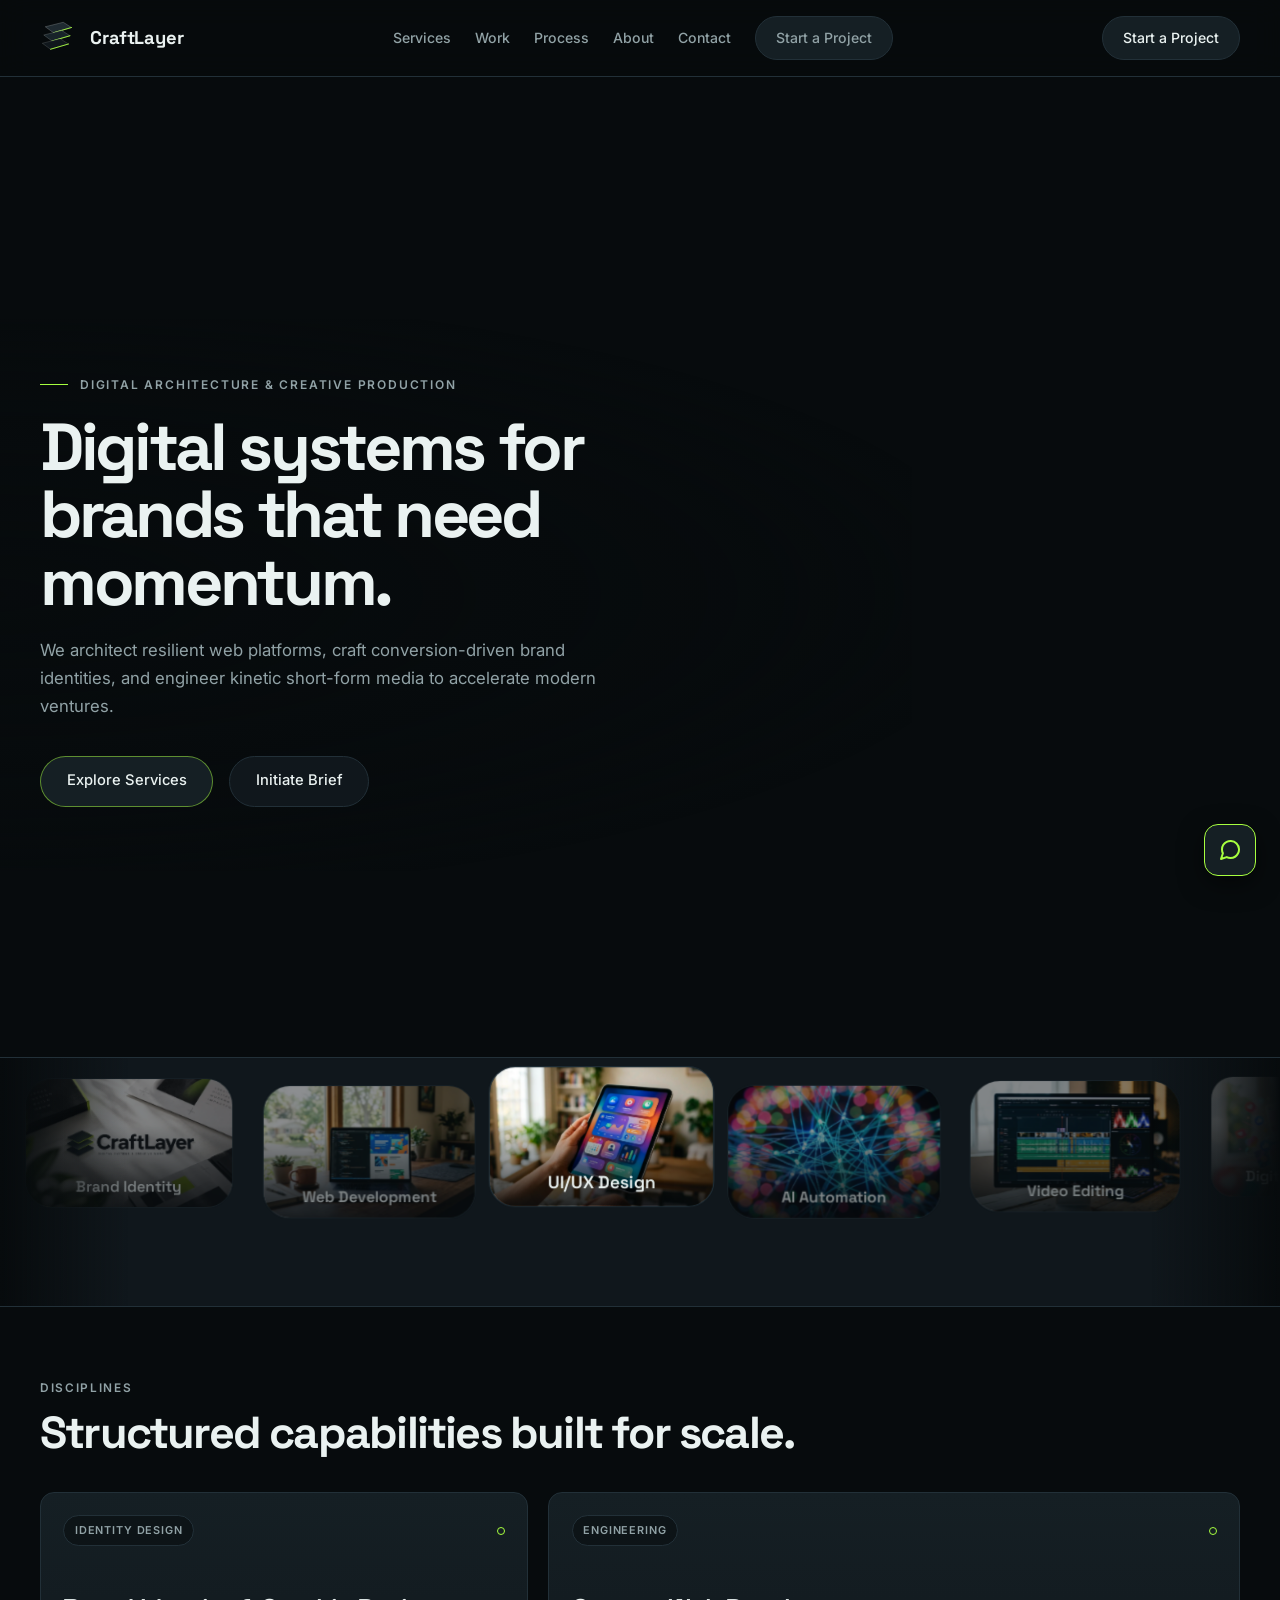
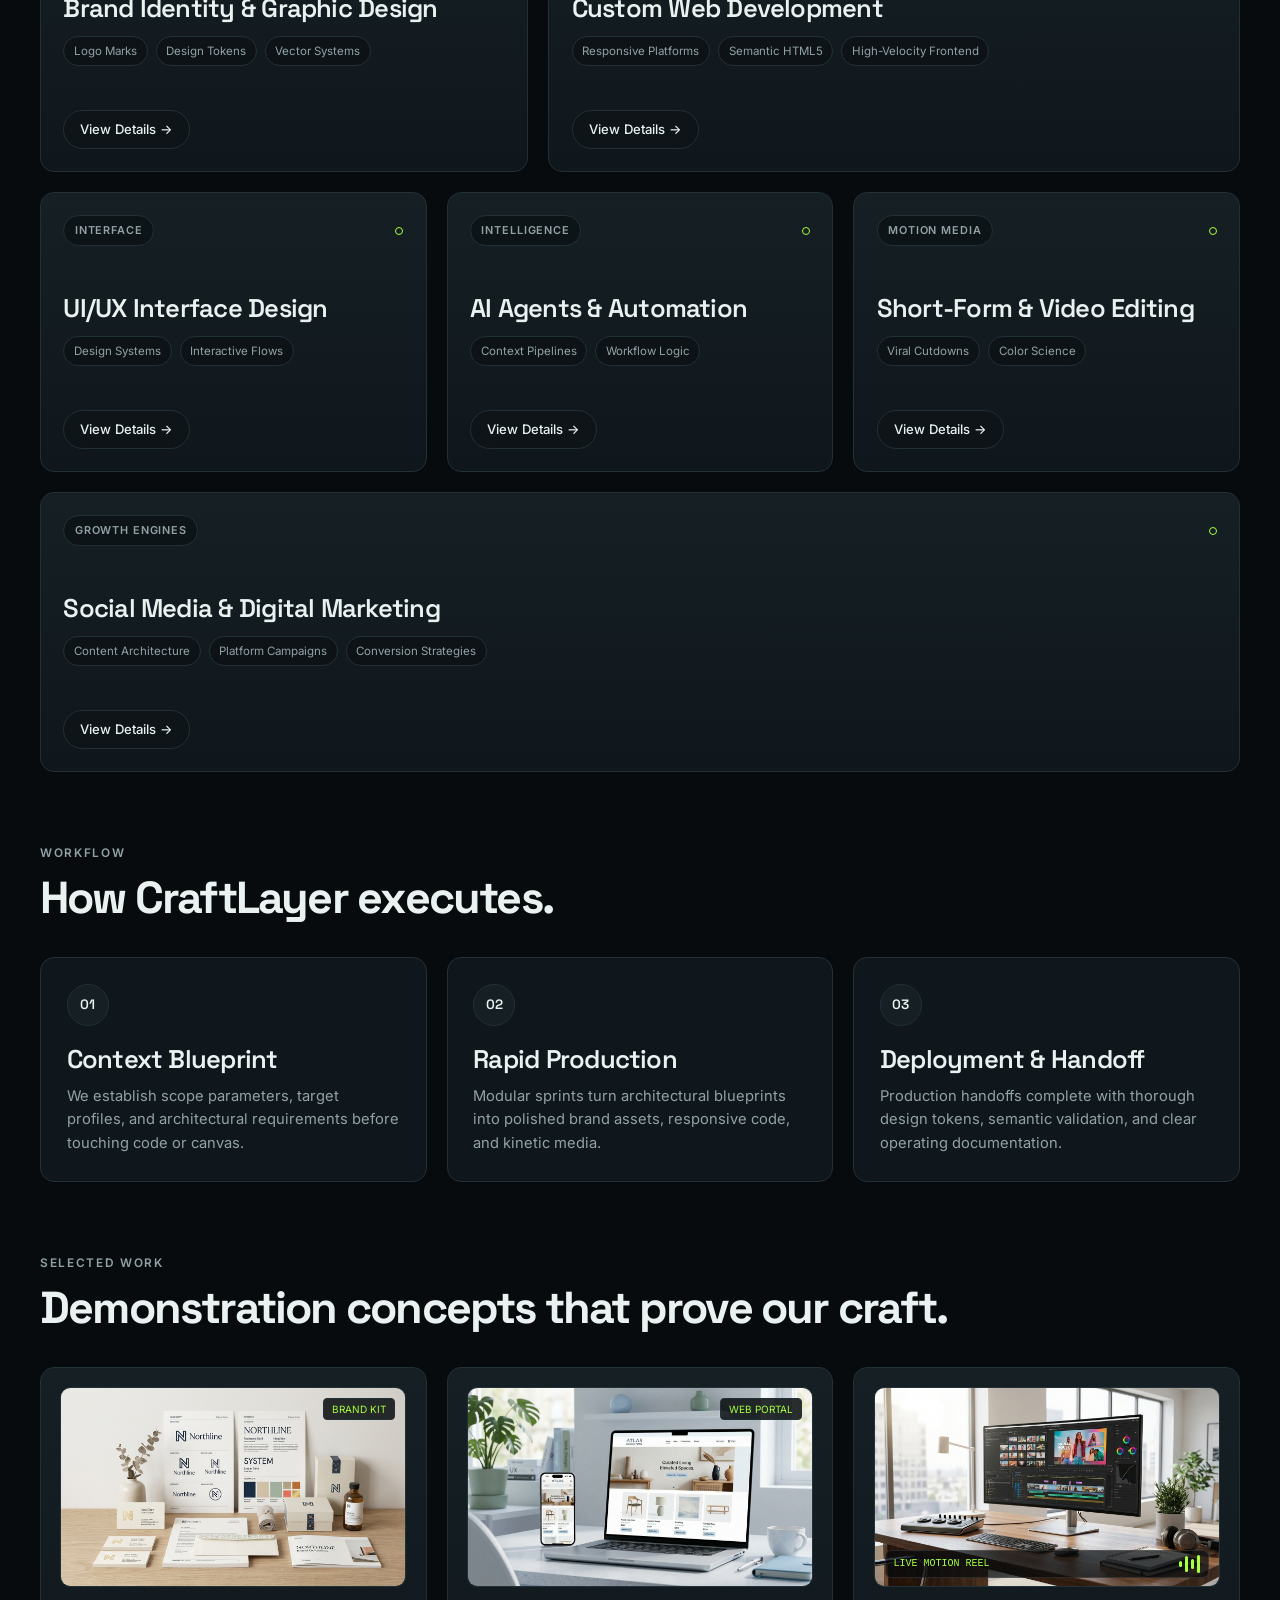
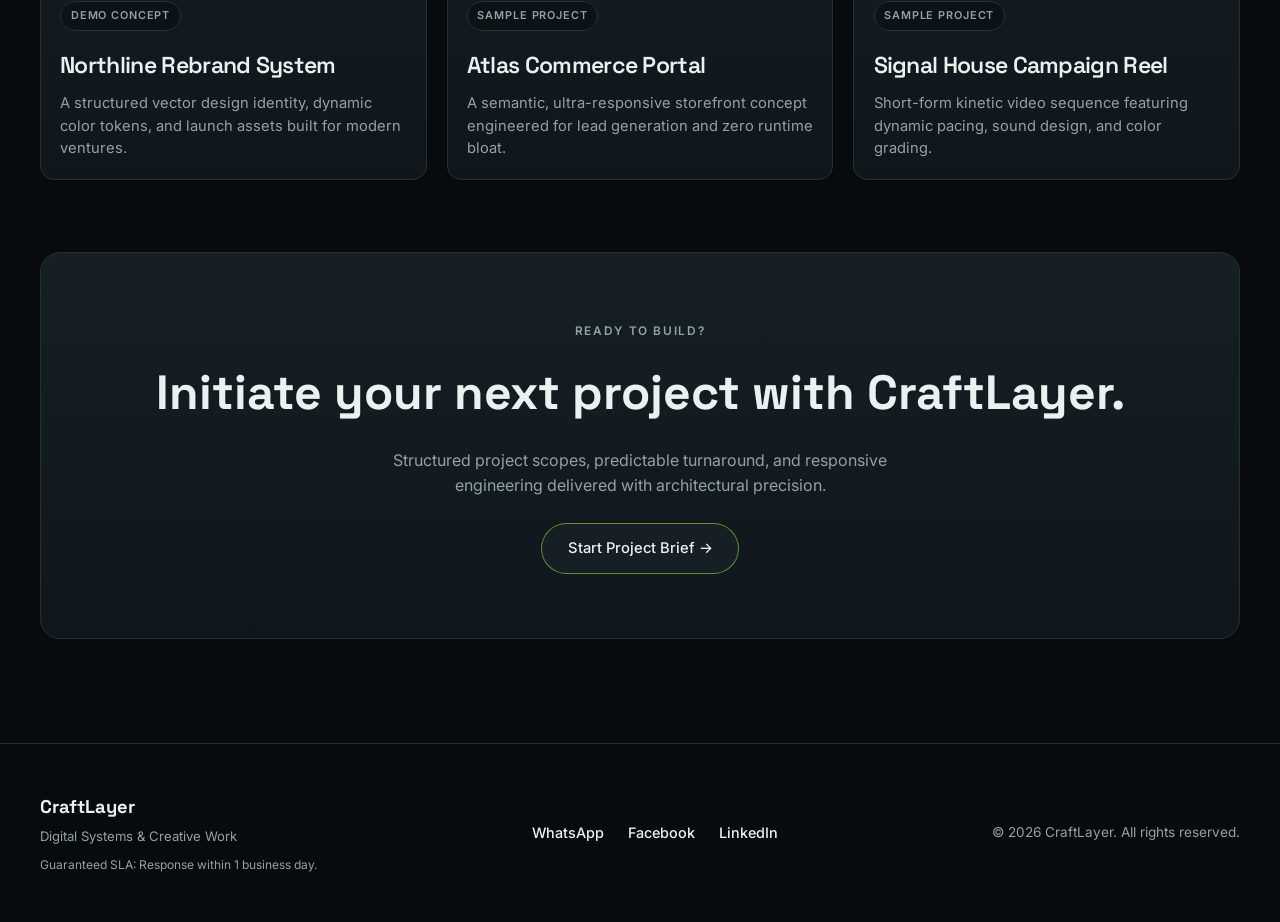
<file: index.html>
<!DOCTYPE html>
<html lang="en">
<head>
  <meta charset="UTF-8">
  <meta name="viewport" content="width=device-width, initial-scale=1.0">
  <title>CraftLayer — Digital Systems & Creative Work</title>
  <meta name="description" content="Next-gen digital studio specializing in brand identity, custom web development, AI agent workflows, and kinetic video media.">
  
  <!-- Fonts -->
  <link rel="preconnect" href="https://fonts.googleapis.com">
  <link rel="preconnect" href="https://fonts.gstatic.com" crossorigin>
  <link href="https://fonts.googleapis.com/css2?family=Inter:wght@400;500;600&family=Space+Grotesk:wght@500;600;700&display=swap" rel="stylesheet">
  
  <link rel="stylesheet" href="assets/css/styles.css">
</head>
<body>

  <div class="page-intro" aria-hidden="true">
    <div class="page-intro-brand">
      <svg class="page-intro-mark" viewBox="0 0 48 44" preserveAspectRatio="xMidYMid meet" fill="none" xmlns="http://www.w3.org/2000/svg">
        <polygon points="7,7 31,1 42,8 18,15" fill="#1F2A30" stroke="#EAF2F1" stroke-opacity="0.24" stroke-width="1.2" stroke-linejoin="round"/>
        <polyline points="18,15 42,8" stroke="#A7FF3F" stroke-width="1.2" stroke-linecap="round"/>
        <polygon points="5,18 29,12 40,19 16,26" fill="#182329" stroke="#EAF2F1" stroke-opacity="0.2" stroke-width="1.2" stroke-linejoin="round"/>
        <polyline points="16,26 40,19" stroke="#A7FF3F" stroke-width="1.2" stroke-linecap="round"/>
        <polygon points="3,29 27,23 38,30 14,37" fill="#10171C" stroke="#EAF2F1" stroke-opacity="0.16" stroke-width="1.2" stroke-linejoin="round"/>
        <polyline points="14,37 38,30" stroke="#A7FF3F" stroke-width="1.2" stroke-linecap="round"/>
      </svg>
      <span class="page-intro-wordmark">CraftLayer</span>
    </div>
  </div>

  <!-- =====================================================
       1. GLOBAL STICKY NAVBAR
       ===================================================== -->
  <header class="site-header">
    <div class="container">
      <nav class="navbar" aria-label="Main Navigation">
        <!-- Procedural Layered SVG Logo -->
        <a href="index.html" class="brand" aria-label="CraftLayer Homepage">
          <svg class="brand-mark" viewBox="0 0 48 44" preserveAspectRatio="xMidYMid meet" fill="none" xmlns="http://www.w3.org/2000/svg">
            <polygon points="7,7 31,1 42,8 18,15" fill="#1F2A30" stroke="#EAF2F1" stroke-opacity="0.24" stroke-width="1.2" stroke-linejoin="round"/>
            <polyline points="18,15 42,8" stroke="#A7FF3F" stroke-width="1.2" stroke-linecap="round"/>
            <polygon points="5,18 29,12 40,19 16,26" fill="#182329" stroke="#EAF2F1" stroke-opacity="0.2" stroke-width="1.2" stroke-linejoin="round"/>
            <polyline points="16,26 40,19" stroke="#A7FF3F" stroke-width="1.2" stroke-linecap="round"/>
            <polygon points="3,29 27,23 38,30 14,37" fill="#10171C" stroke="#EAF2F1" stroke-opacity="0.16" stroke-width="1.2" stroke-linejoin="round"/>
            <polyline points="14,37 38,30" stroke="#A7FF3F" stroke-width="1.2" stroke-linecap="round"/>
          </svg>
          <span class="brand-wordmark">CraftLayer</span>
        </a>

        <!-- Desktop Navigation -->
        <div class="nav-wrap">
          <ul class="nav-menu" id="nav-menu">
            <li><a href="services.html">Services</a></li>
            <li><a href="#work">Work</a></li>
            <li><a href="#process">Process</a></li>
            <li><a href="about.html">About</a></li>
            <li><a href="contact.html">Contact</a></li>
            <li class="nav-actions-mobile">
              <a href="request.html" class="nav-cta">Start a Project</a>
            </li>
          </ul>
        </div>

        <div class="nav-actions">
          <a href="request.html" class="nav-cta">Start a Project</a>
          <button class="nav-toggle" id="nav-toggle" aria-label="Toggle navigation menu" aria-expanded="false">
            <svg width="20" height="20" viewBox="0 0 24 24" fill="none" stroke="currentColor" stroke-width="2"><line x1="3" y1="12" x2="21" y2="12"></line><line x1="3" y1="6" x2="21" y2="6"></line><line x1="3" y1="18" x2="21" y2="18"></line></svg>
          </button>
        </div>
      </nav>
    </div>
  </header>

  <main>
    <!-- =====================================================
         2. KINETIC HERO SECTION (With High-Resolution Artwork)
         ===================================================== -->
    <section class="home-hero">
      <div class="hero-grid">
        <div class="hero-copy">
          <div class="hero-kicker">Digital Architecture & Creative Production</div>
          <h1>Digital systems for brands that need momentum.</h1>
          <p>We architect resilient web platforms, craft conversion-driven brand identities, and engineer kinetic short-form media to accelerate modern ventures.</p>
          <div class="hero-actions">
            <a href="services.html" class="hero-button primary">Explore Services</a>
            <a href="request.html" class="hero-button">Initiate Brief</a>
          </div>
        </div>

        <!-- High-Impact Creative Studio Composition -->
        <div class="hero-media-wrap">
          <video
            class="hero-img-banner"
            autoplay
            muted
            loop
            playsinline
            preload="auto"
            aria-label="Colorful CraftLayer studio reel showing brand, interface, automation, editing, and campaign work"
          >
            <source src="assets/media/hero-studio-reel.mp4" type="video/mp4">
          </video>
        </div>
      </div>
    </section>

    <!-- =====================================================
         3. VISUAL SERVICES MARQUEE
         ===================================================== -->
    <section class="services-marquee" aria-label="CraftLayer services">
      <div class="marquee-track" id="services-marquee-track"></div>
    </section>

    <!-- =====================================================
         4. BENTO SERVICES GRID (All 6 Approved Services)
         ===================================================== -->
    <section class="home-services-section container" id="services">
      <div class="section-heading">
        <span class="section-kicker">Disciplines</span>
        <h2>Structured capabilities built for scale.</h2>
      </div>

      <div class="service-bento-grid">
        <!-- 1. Brand Identity -->
        <article class="service-card service-card--brand">
          <div class="service-card-top">
            <span class="service-card-label">Identity Design</span>
            <span class="service-card-ornament"></span>
          </div>
          <div>
            <h3>Brand Identity & Graphic Design</h3>
            <ul class="service-tags">
              <li>Logo Marks</li>
              <li>Design Tokens</li>
              <li>Vector Systems</li>
            </ul>
          </div>
          <a href="service-brand-identity.html" class="service-link">View Details &rarr;</a>
        </article>

        <!-- 2. Custom Web Development -->
        <article class="service-card service-card--web">
          <div class="service-card-top">
            <span class="service-card-label">Engineering</span>
            <span class="service-card-ornament"></span>
          </div>
          <div>
            <h3>Custom Web Development</h3>
            <ul class="service-tags">
              <li>Responsive Platforms</li>
              <li>Semantic HTML5</li>
              <li>High-Velocity Frontend</li>
            </ul>
          </div>
          <a href="service-web-development.html" class="service-link">View Details &rarr;</a>
        </article>

        <!-- 3. UI/UX Design -->
        <article class="service-card service-card--ux">
          <div class="service-card-top">
            <span class="service-card-label">Interface</span>
            <span class="service-card-ornament"></span>
          </div>
          <div>
            <h3>UI/UX Interface Design</h3>
            <ul class="service-tags">
              <li>Design Systems</li>
              <li>Interactive Flows</li>
            </ul>
          </div>
          <a href="service-ui-ux.html" class="service-link">View Details &rarr;</a>
        </article>

        <!-- 4. AI Agents & Automation -->
        <article class="service-card service-card--ai">
          <div class="service-card-top">
            <span class="service-card-label">Intelligence</span>
            <span class="service-card-ornament"></span>
          </div>
          <div>
            <h3>AI Agents & Automation</h3>
            <ul class="service-tags">
              <li>Context Pipelines</li>
              <li>Workflow Logic</li>
            </ul>
          </div>
          <a href="service-ai-agents.html" class="service-link">View Details &rarr;</a>
        </article>

        <!-- 5. Short-Form Video Editing -->
        <article class="service-card service-card--video">
          <div class="service-card-top">
            <span class="service-card-label">Motion Media</span>
            <span class="service-card-ornament"></span>
          </div>
          <div>
            <h3>Short-Form & Video Editing</h3>
            <ul class="service-tags">
              <li>Viral Cutdowns</li>
              <li>Color Science</li>
            </ul>
          </div>
          <a href="service-video-editing.html" class="service-link">View Details &rarr;</a>
        </article>

        <!-- 6. Social Media & Marketing -->
        <article class="service-card service-card--social-media-marketing">
          <div class="service-card-top">
            <span class="service-card-label">Growth Engines</span>
            <span class="service-card-ornament"></span>
          </div>
          <div>
            <h3>Social Media & Digital Marketing</h3>
            <ul class="service-tags">
              <li>Content Architecture</li>
              <li>Platform Campaigns</li>
              <li>Conversion Strategies</li>
            </ul>
          </div>
          <a href="service-social-media-marketing.html" class="service-link">View Details &rarr;</a>
        </article>
      </div>
    </section>

    <!-- =====================================================
         5. AGENCY PROCESS
         ===================================================== -->
    <section class="container" id="process" style="padding-top: 4.5rem;">
      <div class="section-heading">
        <span class="section-kicker">Workflow</span>
        <h2>How CraftLayer executes.</h2>
      </div>
      <div class="process-grid">
        <div class="process-card">
          <div class="process-step">01</div>
          <h3>Context Blueprint</h3>
          <p>We establish scope parameters, target profiles, and architectural requirements before touching code or canvas.</p>
        </div>
        <div class="process-card">
          <div class="process-step">02</div>
          <h3>Rapid Production</h3>
          <p>Modular sprints turn architectural blueprints into polished brand assets, responsive code, and kinetic media.</p>
        </div>
        <div class="process-card">
          <div class="process-step">03</div>
          <h3>Deployment & Handoff</h3>
          <p>Production handoffs complete with thorough design tokens, semantic validation, and clear operating documentation.</p>
        </div>
      </div>
    </section>

    <!-- =====================================================
         6. SELECTED WORK (REAL IMAGES & REAL LOOPING VIDEO)
         ===================================================== -->
    <section class="selected-work-section container" id="work">
      <div class="section-heading">
        <span class="section-kicker">Selected Work</span>
        <h2>Demonstration concepts that prove our craft.</h2>
      </div>

      <div class="selected-work-grid">
        <!-- Card 1: Real Brand Packaging Visual -->
        <article class="work-card">
          <div class="work-media-box">
            <img 
              class="work-visual"
              src="assets/media/northline-rebrand-system.jpeg" 
              alt="Northline Brand System Mockup" 
            />
            <div style="position: absolute; top: 10px; right: 10px; background: rgba(7, 11, 13, 0.85); padding: 2px 8px; border-radius: 4px; font-size: 10px; color: #A7FF3F; border: 1px solid #223038;">
              BRAND KIT
            </div>
          </div>
          <div>
            <span class="work-badge" style="margin-top: 14px;">Demo Concept</span>
            <h3>Northline Rebrand System</h3>
            <p>A structured vector design identity, dynamic color tokens, and launch assets built for modern ventures.</p>
          </div>
        </article>

        <!-- Card 2: Real Dark UI Web Platform Mockup -->
        <article class="work-card">
          <div class="work-media-box">
            <img 
              class="work-visual"
              src="assets/media/atlas-commerce-portal.jpeg" 
              alt="Atlas Commerce Platform UI" 
            />
            <div style="position: absolute; top: 10px; right: 10px; background: rgba(7, 11, 13, 0.85); padding: 2px 8px; border-radius: 4px; font-size: 10px; color: #A7FF3F; border: 1px solid #223038;">
              WEB PORTAL
            </div>
          </div>
          <div>
            <span class="work-badge" style="margin-top: 14px;">Sample Project</span>
            <h3>Atlas Commerce Portal</h3>
            <p>A semantic, ultra-responsive storefront concept engineered for lead generation and zero runtime bloat.</p>
          </div>
        </article>

        <!-- Card 3: Campaign Reel Visual -->
        <article class="work-card">
          <div class="work-media-box">
            <div class="video-scanline"></div>
            <img
              class="work-visual"
              src="assets/media/signal-house-campaign-reel.jpeg"
              alt="Signal House campaign reel visual"
            />
            <div style="position: absolute; bottom: 8px; left: 10px; right: 10px; display: flex; justify-content: space-between; align-items: center; z-index: 4; background: rgba(7,11,13,0.7); padding: 4px 8px; border-radius: 6px; border: 1px solid rgba(255,255,255,0.1);">
              <span style="font-size: 10px; color: #A7FF3F; font-family: monospace;">LIVE MOTION REEL</span>
              <div class="waveform-bars">
                <span></span><span></span><span></span><span></span>
              </div>
            </div>
          </div>
          <div>
            <span class="work-badge" style="margin-top: 14px;">Sample Project</span>
            <h3>Signal House Campaign Reel</h3>
            <p>Short-form kinetic video sequence featuring dynamic pacing, sound design, and color grading.</p>
          </div>
        </article>
      </div>
    </section>

    <!-- =====================================================
         7. PROJECT CALL TO ACTION
         ===================================================== -->
    <section class="container" style="padding: 4.5rem 0 2rem;">
      <div style="background: linear-gradient(180deg, #151F24, #10171C); border: 1px solid #223038; border-radius: 20px; padding: clamp(2.5rem, 5vw, 4rem); text-align: center;">
        <span class="section-kicker">Ready to build?</span>
        <h2 style="font-family: 'Space Grotesk', sans-serif; font-size: clamp(2rem, 4vw, 3rem); color: #EAF2F1; margin: 12px 0 16px;">Initiate your next project with CraftLayer.</h2>
        <p style="color: #91A2A6; max-width: 550px; margin: 0 auto 24px;">Structured project scopes, predictable turnaround, and responsive engineering delivered with architectural precision.</p>
        <a href="request.html" class="hero-button primary">Start Project Brief &rarr;</a>
      </div>
    </section>
  </main>

  <!-- =====================================================
       8. FOOTER WITH REAL VERIFIED SOCIALS
       ===================================================== -->
  <footer class="site-footer">
    <div class="container footer-grid">
      <div>
        <div style="font-family: 'Space Grotesk', sans-serif; font-weight: 700; color: #EAF2F1; font-size: 1.15rem;">CraftLayer</div>
        <div style="font-size: 0.82rem; color: #91A2A6; margin-top: 4px;">Digital Systems & Creative Work</div>
        <div style="font-size: 0.75rem; color: #91A2A6; margin-top: 8px;">Guaranteed SLA: Response within 1 business day.</div>
      </div>

      <div class="footer-links">
        <a href="https://wa.me/923138024532" target="_blank" rel="noopener noreferrer" class="social-link">WhatsApp</a>
        <a href="https://www.facebook.com/share/1Xy78kUYDh/" target="_blank" rel="noopener noreferrer" class="social-link">Facebook</a>
        <a href="https://www.linkedin.com/in/anam-zubair-bb1638282" target="_blank" rel="noopener noreferrer" class="social-link">LinkedIn</a>
      </div>

      <div style="color: var(--body); font-size: 0.85rem;">
        &copy; 2026 CraftLayer. All rights reserved.
      </div>
    </div>
  </footer>

  <!-- =====================================================
       9. FLOATING WHATSAPP BUTTON
       ===================================================== -->
  <a href="https://wa.me/923138024532" class="fab-whatsapp" target="_blank" rel="noopener noreferrer" aria-label="Chat on WhatsApp">
    <svg width="24" height="24" viewBox="0 0 24 24" fill="none" stroke="#A7FF3F" stroke-width="2" stroke-linecap="round" stroke-linejoin="round">
      <path d="M21 11.5a8.38 8.38 0 0 1-.9 3.8 8.5 8.5 0 0 1-7.6 4.7 8.38 8.38 0 0 1-3.8-.9L3 21l1.9-5.7a8.38 8.38 0 0 1-.9-3.8 8.5 8.5 0 0 1 4.7-7.6 8.38 8.38 0 0 1 3.8-.9h.5a8.48 8.48 0 0 1 8 8v.5z"></path>
    </svg>
  </a>

  <!-- Modular Scripts -->
  <script src="assets/js/data.js"></script>
  <script src="assets/js/main.js"></script>
</body>
</html>
</file>
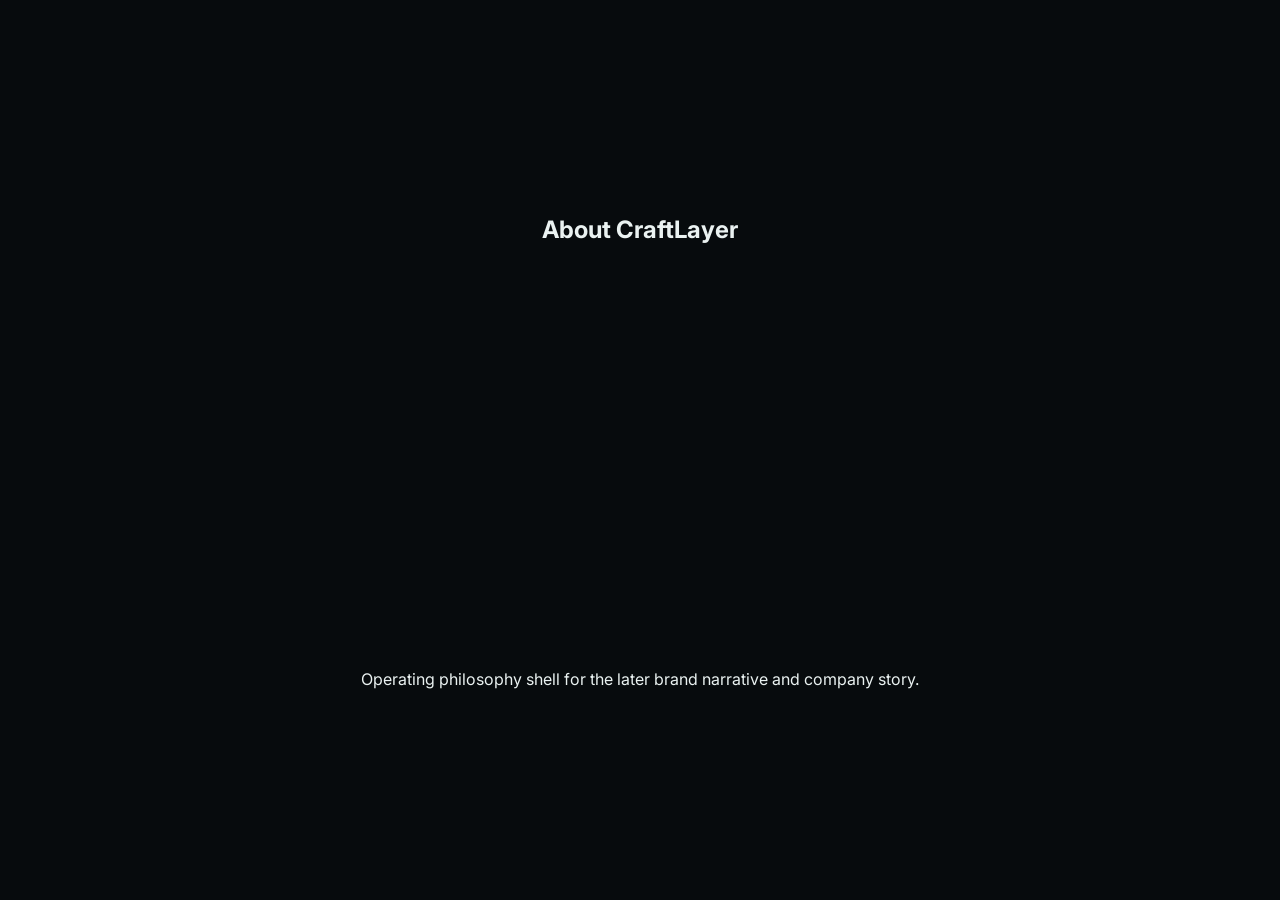
<file: about.html>
<!DOCTYPE html>
<html lang="en">
  <head>
    <meta charset="UTF-8" />
    <meta name="viewport" content="width=device-width, initial-scale=1.0" />
    <meta name="description" content="About CraftLayer and its operating philosophy." />
    <title>About | CraftLayer</title>
    <link rel="preconnect" href="https://fonts.googleapis.com" />
    <link rel="preconnect" href="https://fonts.gstatic.com" crossorigin />
    <link
      href="https://fonts.googleapis.com/css2?family=Inter:wght@400;500;600;700&family=Space+Grotesk:wght@500;600;700&display=swap"
      rel="stylesheet"
    />
    <link rel="stylesheet" href="assets/css/styles.css" />
  </head>
  <body>
    <header class="site-header">
      <div class="container navbar">
        <a href="index.html" class="brand" aria-label="CraftLayer home">
          <svg
            class="brand-mark"
            viewBox="0 0 56 56"
            role="img"
            aria-label="CraftLayer"
            xmlns="http://www.w3.org/2000/svg"
          >
            <polygon points="4,20 27,7 49,18 26,31" fill="#10171C" stroke="#A7FF3F" stroke-width="1.2" stroke-linejoin="round" />
            <polygon points="9,26 31,13 51,23 29,36" fill="#151F24" />
            <polygon points="15,32 36,20 52,29 31,41" fill="#EAF2F1" />
          </svg>
          <span class="brand-wordmark">CraftLayer</span>
        </a>

        <nav aria-label="Primary navigation" class="nav-wrap">
          <button class="nav-toggle" type="button" aria-label="Toggle navigation" data-nav-toggle aria-expanded="false">
            Menu
          </button>
          <ul class="nav-menu" data-nav-menu>
            <li><a href="services.html">Services</a></li>
            <li><a href="index.html#work">Work</a></li>
            <li><a href="index.html#process">Process</a></li>
            <li><a href="contact.html">Contact</a></li>
            <li><a href="request.html" class="nav-cta">Start a Project</a></li>
          </ul>
        </nav>
      </div>
    </header>

    <main class="page-shell">
      <div class="container">
        <section class="page-intro" aria-labelledby="about-title">
          <h1 id="about-title">About CraftLayer</h1>
          <p>Operating philosophy shell for the later brand narrative and company story.</p>
        </section>

        <section class="shell-card" aria-label="About shell">
          <h2>Operating philosophy</h2>
          <p>Architectural discipline, high design craft, clear scope, and measured communication are reserved for later content details.</p>
        </section>
      </div>
    </main>

    <footer class="site-footer">
      <div class="container footer-grid">
        <div>
          <a href="index.html" class="brand" aria-label="CraftLayer home">
            <svg class="brand-mark" viewBox="0 0 56 56" role="img" aria-label="CraftLayer" xmlns="http://www.w3.org/2000/svg">
              <polygon points="4,20 27,7 49,18 26,31" fill="#10171C" stroke="#A7FF3F" stroke-width="1.2" stroke-linejoin="round" />
              <polygon points="9,26 31,13 51,23 29,36" fill="#151F24" />
              <polygon points="15,32 36,20 52,29 31,41" fill="#EAF2F1" />
            </svg>
            <span class="brand-wordmark">CraftLayer</span>
          </a>
        </div>

        <nav class="footer-links" aria-label="Footer navigation">
          <a href="index.html">Home</a>
          <a href="services.html">Services</a>
          <a href="about.html">About</a>
          <a href="contact.html">Contact</a>
          <a href="request.html">Request</a>
        </nav>

        <div class="footer-copy">Response time: within 1 business day. © 2026 CraftLayer.</div>
      </div>
    </footer>

    <a
      class="fab-whatsapp"
      href="https://wa.me/923138024532"
      target="_blank"
      rel="noopener noreferrer"
      aria-label="Open WhatsApp chat with CraftLayer"
    >
      <svg viewBox="0 0 24 24" width="24" height="24" aria-hidden="true" xmlns="http://www.w3.org/2000/svg">
        <path fill="currentColor" d="M19.05 4.95A9.9 9.9 0 0 0 12.02 2C6.47 2 2 6.47 2 12.02c0 1.78.47 3.52 1.36 5.05L2 22l5.05-1.35A9.98 9.98 0 0 0 12.02 22c5.55 0 10.02-4.47 10.02-10.02 0-2.67-1.04-5.18-2.99-7.03ZM12.02 18.3c-1.53 0-3.03-.41-4.32-1.19l-.31-.18-2.99.8.8-2.91-.2-.3A7.89 7.89 0 0 1 3.36 12c0-4.38 3.57-7.95 7.96-7.95 2.12 0 4.1.82 5.6 2.31a7.9 7.9 0 0 1 2.33 5.64c0 4.39-3.57 7.96-7.96 7.96Zm4.35-5.93c-.24-.13-1.42-.7-1.64-.78-.22-.08-.38-.13-.54.13-.16.24-.62.78-.76.94-.14.16-.28.18-.52.06-.24-.12-1.03-.38-1.96-1.21-.72-.64-1.21-1.43-1.35-1.67-.14-.24-.02-.37.11-.49.11-.11.24-.28.36-.42.12-.14.16-.24.24-.4.08-.16.04-.3-.02-.42-.06-.13-.54-1.3-.74-1.78-.2-.47-.4-.4-.54-.41h-.46c-.16 0-.42.06-.64.3-.22.24-.84.82-.84 2s.86 2.32.98 2.48c.12.16 1.67 2.56 4.03 3.58.56.24.99.39 1.33.5.56.18 1.07.15 1.47.09.45-.07 1.42-.58 1.62-1.14.2-.56.2-1.04.14-1.14-.07-.1-.22-.16-.46-.29Z"/>
      </svg>
    </a>

    <script src="assets/js/data.js"></script>
    <script src="assets/js/main.js"></script>
  </body>
</html>
</file>
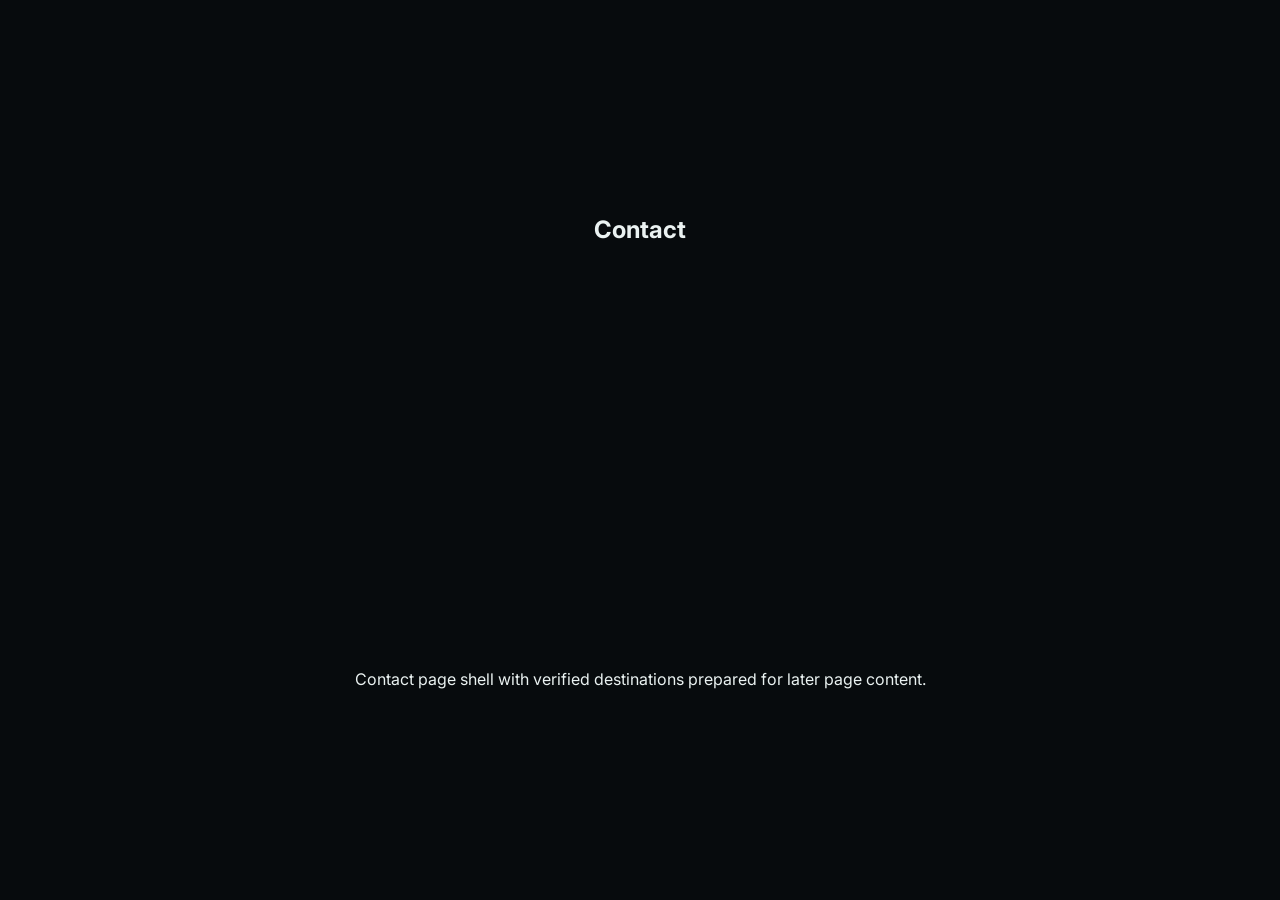
<file: contact.html>
<!DOCTYPE html>
<html lang="en">
  <head>
    <meta charset="UTF-8" />
    <meta name="viewport" content="width=device-width, initial-scale=1.0" />
    <meta name="description" content="Contact CraftLayer through verified channels." />
    <title>Contact | CraftLayer</title>
    <link rel="preconnect" href="https://fonts.googleapis.com" />
    <link rel="preconnect" href="https://fonts.gstatic.com" crossorigin />
    <link
      href="https://fonts.googleapis.com/css2?family=Inter:wght@400;500;600;700&family=Space+Grotesk:wght@500;600;700&display=swap"
      rel="stylesheet"
    />
    <link rel="stylesheet" href="assets/css/styles.css" />
  </head>
  <body>
    <header class="site-header">
      <div class="container navbar">
        <a href="index.html" class="brand" aria-label="CraftLayer home">
          <svg
            class="brand-mark"
            viewBox="0 0 56 56"
            role="img"
            aria-label="CraftLayer"
            xmlns="http://www.w3.org/2000/svg"
          >
            <polygon points="4,20 27,7 49,18 26,31" fill="#10171C" stroke="#A7FF3F" stroke-width="1.2" stroke-linejoin="round" />
            <polygon points="9,26 31,13 51,23 29,36" fill="#151F24" />
            <polygon points="15,32 36,20 52,29 31,41" fill="#EAF2F1" />
          </svg>
          <span class="brand-wordmark">CraftLayer</span>
        </a>

        <nav aria-label="Primary navigation" class="nav-wrap">
          <button class="nav-toggle" type="button" aria-label="Toggle navigation" data-nav-toggle aria-expanded="false">
            Menu
          </button>
          <ul class="nav-menu" data-nav-menu>
            <li><a href="services.html">Services</a></li>
            <li><a href="index.html#work">Work</a></li>
            <li><a href="index.html#process">Process</a></li>
            <li><a href="contact.html">Contact</a></li>
            <li><a href="request.html" class="nav-cta">Start a Project</a></li>
          </ul>
        </nav>
      </div>
    </header>

    <main class="page-shell">
      <div class="container">
        <section class="page-intro" aria-labelledby="contact-title">
          <h1 id="contact-title">Contact</h1>
          <p>Contact page shell with verified destinations prepared for later page content.</p>
        </section>

        <section class="contact-shell" aria-label="Contact links placeholder">
          <h2>Reach CraftLayer</h2>
          <p>
            <a class="social-link" href="https://wa.me/923138024532" target="_blank" rel="noopener noreferrer" aria-label="Open WhatsApp chat">
              <span class="social-icon" aria-hidden="true">WA</span>
              WhatsApp
            </a>
          </p>
          <p>
            <a class="social-link" href="https://www.facebook.com/share/1Xy78kUYDh/" target="_blank" rel="noopener noreferrer" aria-label="Open Facebook profile">
              <span class="social-icon" aria-hidden="true">FB</span>
              Facebook
            </a>
          </p>
          <p>
            <a class="social-link" href="https://www.linkedin.com/in/anam-zubair-bb1638282" target="_blank" rel="noopener noreferrer" aria-label="Open LinkedIn profile">
              <span class="social-icon" aria-hidden="true">IN</span>
              LinkedIn
            </a>
          </p>
        </section>
      </div>
    </main>

    <footer class="site-footer">
      <div class="container footer-grid">
        <div>
          <a href="index.html" class="brand" aria-label="CraftLayer home">
            <svg class="brand-mark" viewBox="0 0 56 56" role="img" aria-label="CraftLayer" xmlns="http://www.w3.org/2000/svg">
              <polygon points="4,20 27,7 49,18 26,31" fill="#10171C" stroke="#A7FF3F" stroke-width="1.2" stroke-linejoin="round" />
              <polygon points="9,26 31,13 51,23 29,36" fill="#151F24" />
              <polygon points="15,32 36,20 52,29 31,41" fill="#EAF2F1" />
            </svg>
            <span class="brand-wordmark">CraftLayer</span>
          </a>
        </div>

        <nav class="footer-links" aria-label="Footer navigation">
          <a href="index.html">Home</a>
          <a href="services.html">Services</a>
          <a href="about.html">About</a>
          <a href="contact.html">Contact</a>
          <a href="request.html">Request</a>
        </nav>

        <div class="footer-copy">Response time: within 1 business day. © 2026 CraftLayer.</div>
      </div>
    </footer>

    <a
      class="fab-whatsapp"
      href="https://wa.me/923138024532"
      target="_blank"
      rel="noopener noreferrer"
      aria-label="Open WhatsApp chat with CraftLayer"
    >
      <svg viewBox="0 0 24 24" width="24" height="24" aria-hidden="true" xmlns="http://www.w3.org/2000/svg">
        <path fill="currentColor" d="M19.05 4.95A9.9 9.9 0 0 0 12.02 2C6.47 2 2 6.47 2 12.02c0 1.78.47 3.52 1.36 5.05L2 22l5.05-1.35A9.98 9.98 0 0 0 12.02 22c5.55 0 10.02-4.47 10.02-10.02 0-2.67-1.04-5.18-2.99-7.03ZM12.02 18.3c-1.53 0-3.03-.41-4.32-1.19l-.31-.18-2.99.8.8-2.91-.2-.3A7.89 7.89 0 0 1 3.36 12c0-4.38 3.57-7.95 7.96-7.95 2.12 0 4.1.82 5.6 2.31a7.9 7.9 0 0 1 2.33 5.64c0 4.39-3.57 7.96-7.96 7.96Zm4.35-5.93c-.24-.13-1.42-.7-1.64-.78-.22-.08-.38-.13-.54.13-.16.24-.62.78-.76.94-.14.16-.28.18-.52.06-.24-.12-1.03-.38-1.96-1.21-.72-.64-1.21-1.43-1.35-1.67-.14-.24-.02-.37.11-.49.11-.11.24-.28.36-.42.12-.14.16-.24.24-.4.08-.16.04-.3-.02-.42-.06-.13-.54-1.3-.74-1.78-.2-.47-.4-.4-.54-.41h-.46c-.16 0-.42.06-.64.3-.22.24-.84.82-.84 2s.86 2.32.98 2.48c.12.16 1.67 2.56 4.03 3.58.56.24.99.39 1.33.5.56.18 1.07.15 1.47.09.45-.07 1.42-.58 1.62-1.14.2-.56.2-1.04.14-1.14-.07-.1-.22-.16-.46-.29Z"/>
      </svg>
    </a>

    <script src="assets/js/data.js"></script>
    <script src="assets/js/main.js"></script>
  </body>
</html>
</file>
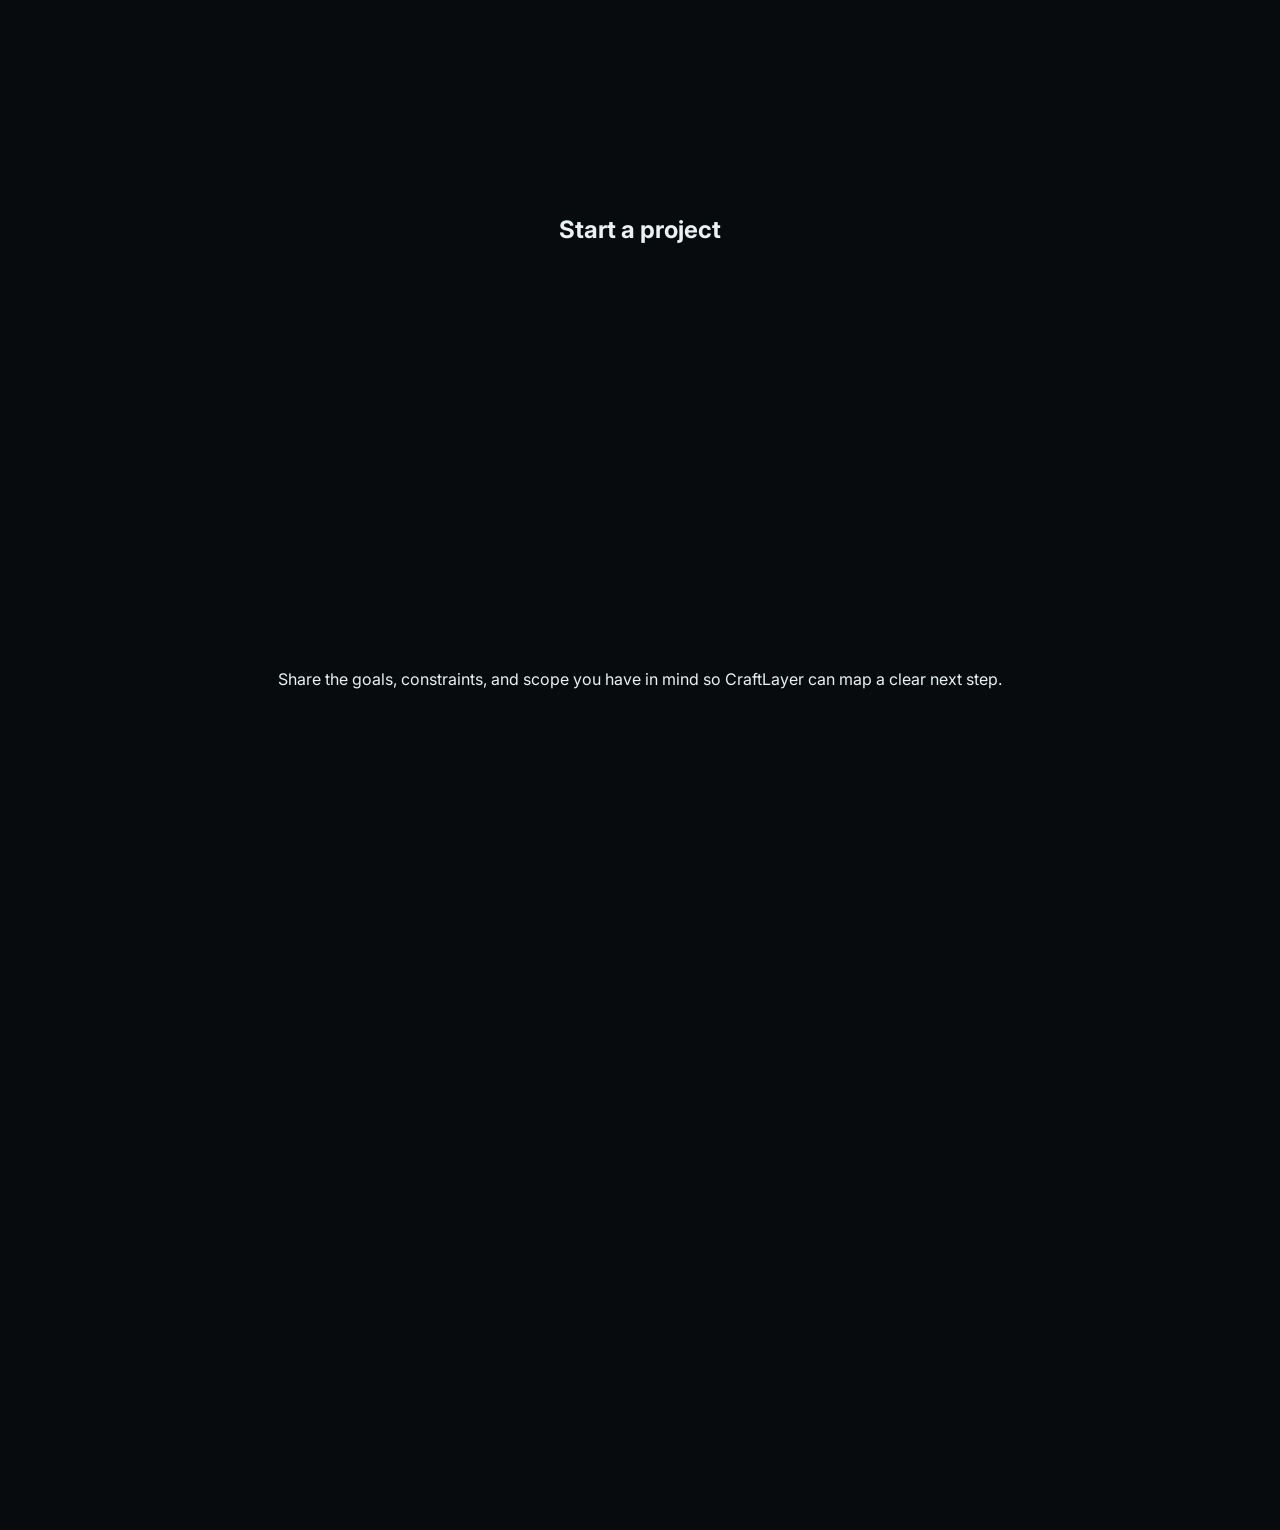
<file: request.html>
<!DOCTYPE html>
<html lang="en">
  <head>
    <meta charset="UTF-8" />
    <meta name="viewport" content="width=device-width, initial-scale=1.0" />
    <meta name="description" content="Start a project with CraftLayer." />
    <title>Request a Project | CraftLayer</title>
    <link rel="preconnect" href="https://fonts.googleapis.com" />
    <link rel="preconnect" href="https://fonts.gstatic.com" crossorigin />
    <link
      href="https://fonts.googleapis.com/css2?family=Inter:wght@400;500;600;700&family=Space+Grotesk:wght@500;600;700&display=swap"
      rel="stylesheet"
    />
    <link rel="stylesheet" href="assets/css/styles.css" />
  </head>
  <body>
    <header class="site-header">
      <div class="container navbar">
        <a href="index.html" class="brand" aria-label="CraftLayer home">
          <svg
            class="brand-mark"
            viewBox="0 0 56 56"
            role="img"
            aria-label="CraftLayer"
            xmlns="http://www.w3.org/2000/svg"
          >
            <polygon points="4,20 27,7 49,18 26,31" fill="#10171C" stroke="#A7FF3F" stroke-width="1.2" stroke-linejoin="round" />
            <polygon points="9,26 31,13 51,23 29,36" fill="#151F24" />
            <polygon points="15,32 36,20 52,29 31,41" fill="#EAF2F1" />
          </svg>
          <span class="brand-wordmark">CraftLayer</span>
        </a>

        <nav aria-label="Primary navigation" class="nav-wrap">
          <button class="nav-toggle" type="button" aria-label="Toggle navigation" data-nav-toggle aria-expanded="false">
            Menu
          </button>
          <ul class="nav-menu" data-nav-menu>
            <li><a href="services.html">Services</a></li>
            <li><a href="index.html#work">Work</a></li>
            <li><a href="index.html#process">Process</a></li>
            <li><a href="contact.html">Contact</a></li>
            <li><a href="request.html" class="nav-cta">Start a Project</a></li>
          </ul>
        </nav>
      </div>
    </header>

    <main class="page-shell">
      <div class="container">
        <section class="page-intro" aria-labelledby="request-title">
          <h1 id="request-title">Start a project</h1>
          <p>Share the goals, constraints, and scope you have in mind so CraftLayer can map a clear next step.</p>
        </section>

        <section class="form-shell" aria-labelledby="brief-form-title">
          <h2 id="brief-form-title">Project brief</h2>
          <form id="request-form" class="generic-form" novalidate aria-describedby="form-note">
            <div class="field" id="field-full-name">
              <label for="full-name">Client Full Name</label>
              <input id="full-name" name="fullName" type="text" autocomplete="name" aria-describedby="full-name-error" />
              <small id="full-name-error" class="error-message" aria-live="polite"></small>
            </div>

            <div class="field" id="field-email">
              <label for="email">Professional Email</label>
              <input id="email" name="email" type="email" autocomplete="email" aria-describedby="email-error" />
              <small id="email-error" class="error-message" aria-live="polite"></small>
            </div>

            <div class="field" id="field-service">
              <label for="selected-service">Selected Service</label>
              <select id="selected-service" name="service" aria-describedby="selected-service-error">
                <option value="">Select a service</option>
                <option value="brand-identity">Brand Identity &amp; Graphic Design</option>
                <option value="web-development">Custom Web Development</option>
                <option value="ui-ux">UI/UX Interface Design</option>
                <option value="ai-agents">AI Agents &amp; Workflow Automation</option>
                <option value="video-editing">Short-Form &amp; Commercial Video Editing</option>
                <option value="social-media-marketing">Social Media &amp; Digital Marketing</option>
              </select>
              <small id="selected-service-error" class="error-message" aria-live="polite"></small>
            </div>

            <div class="field" id="field-org-name">
              <label for="organization">Organization / Brand Name</label>
              <input id="organization" name="organization" type="text" autocomplete="organization" aria-describedby="organization-error" />
              <small id="organization-error" class="error-message" aria-live="polite"></small>
            </div>

            <div class="field" id="field-budget">
              <label for="budget">Budget Bracket</label>
              <select id="budget" name="budget" aria-describedby="budget-error">
                <option value="">Select a budget range</option>
                <option value="Under $500">Under $500</option>
                <option value="$500–$1,500">$500–$1,500</option>
                <option value="$1,500–$3,000">$1,500–$3,000</option>
                <option value="$3,000+">$3,000+</option>
              </select>
              <small id="budget-error" class="error-message" aria-live="polite"></small>
            </div>

            <div class="field" id="field-timeline">
              <label for="timeline">Delivery Timeline</label>
              <select id="timeline" name="timeline" aria-describedby="timeline-error">
                <option value="">Select a timeline</option>
                <option value="Urgent (< 1 week)">Urgent (&lt; 1 week)</option>
                <option value="Standard (2–3 weeks)">Standard (2–3 weeks)</option>
                <option value="Flexible">Flexible</option>
              </select>
              <small id="timeline-error" class="error-message" aria-live="polite"></small>
            </div>

            <div class="field" id="field-brief">
              <label for="project-brief">Project Vision &amp; Scope Brief</label>
              <textarea id="project-brief" name="brief" rows="6" aria-describedby="project-brief-error"></textarea>
              <small id="project-brief-error" class="error-message" aria-live="polite"></small>
            </div>

            <div class="field" id="field-references">
              <label for="references">Project References</label>
              <textarea id="references" name="references" rows="4" aria-describedby="references-error"></textarea>
              <small id="references-error" class="error-message" aria-live="polite"></small>
            </div>

            <div class="submit-row">
              <button id="submit-button" type="submit" class="hero-button primary submit-button">Transmit Brief</button>
              <div id="form-note" class="form-note">This form is a front-end simulation only. No backend submission is made.</div>
            </div>

            <div id="form-status" class="form-status" role="status" aria-live="polite" hidden></div>
          </form>
        </section>
      </div>
    </main>

    <footer class="site-footer">
      <div class="container footer-grid">
        <div>
          <a href="index.html" class="brand" aria-label="CraftLayer home">
            <svg class="brand-mark" viewBox="0 0 56 56" role="img" aria-label="CraftLayer" xmlns="http://www.w3.org/2000/svg">
              <polygon points="4,20 27,7 49,18 26,31" fill="#10171C" stroke="#A7FF3F" stroke-width="1.2" stroke-linejoin="round" />
              <polygon points="9,26 31,13 51,23 29,36" fill="#151F24" />
              <polygon points="15,32 36,20 52,29 31,41" fill="#EAF2F1" />
            </svg>
            <span class="brand-wordmark">CraftLayer</span>
          </a>
        </div>

        <nav class="footer-links" aria-label="Footer navigation">
          <a href="index.html">Home</a>
          <a href="services.html">Services</a>
          <a href="about.html">About</a>
          <a href="contact.html">Contact</a>
          <a href="request.html">Request</a>
        </nav>

        <div class="footer-copy">Response time: within 1 business day. © 2026 CraftLayer.</div>
      </div>
    </footer>

    <a
      class="fab-whatsapp"
      href="https://wa.me/923138024532"
      target="_blank"
      rel="noopener noreferrer"
      aria-label="Open WhatsApp chat with CraftLayer"
    >
      <svg viewBox="0 0 24 24" width="24" height="24" aria-hidden="true" xmlns="http://www.w3.org/2000/svg">
        <path fill="currentColor" d="M19.05 4.95A9.9 9.9 0 0 0 12.02 2C6.47 2 2 6.47 2 12.02c0 1.78.47 3.52 1.36 5.05L2 22l5.05-1.35A9.98 9.98 0 0 0 12.02 22c5.55 0 10.02-4.47 10.02-10.02 0-2.67-1.04-5.18-2.99-7.03ZM12.02 18.3c-1.53 0-3.03-.41-4.32-1.19l-.31-.18-2.99.8.8-2.91-.2-.3A7.89 7.89 0 0 1 3.36 12c0-4.38 3.57-7.95 7.96-7.95 2.12 0 4.1.82 5.6 2.31a7.9 7.9 0 0 1 2.33 5.64c0 4.39-3.57 7.96-7.96 7.96Zm4.35-5.93c-.24-.13-1.42-.7-1.64-.78-.22-.08-.38-.13-.54.13-.16.24-.62.78-.76.94-.14.16-.28.18-.52.06-.24-.12-1.03-.38-1.96-1.21-.72-.64-1.21-1.43-1.35-1.67-.14-.24-.02-.37.11-.49.11-.11.24-.28.36-.42.12-.14.16-.24.24-.4.08-.16.04-.3-.02-.42-.06-.13-.54-1.3-.74-1.78-.2-.47-.4-.4-.54-.41h-.46c-.16 0-.42.06-.64.3-.22.24-.84.82-.84 2s.86 2.32.98 2.48c.12.16 1.67 2.56 4.03 3.58.56.24.99.39 1.33.5.56.18 1.07.15 1.47.09.45-.07 1.42-.58 1.62-1.14.2-.56.2-1.04.14-1.14-.07-.1-.22-.16-.46-.29Z"/>
      </svg>
    </a>

    <script src="assets/js/data.js"></script>
    <script src="assets/js/main.js"></script>
  </body>
</html>
</file>
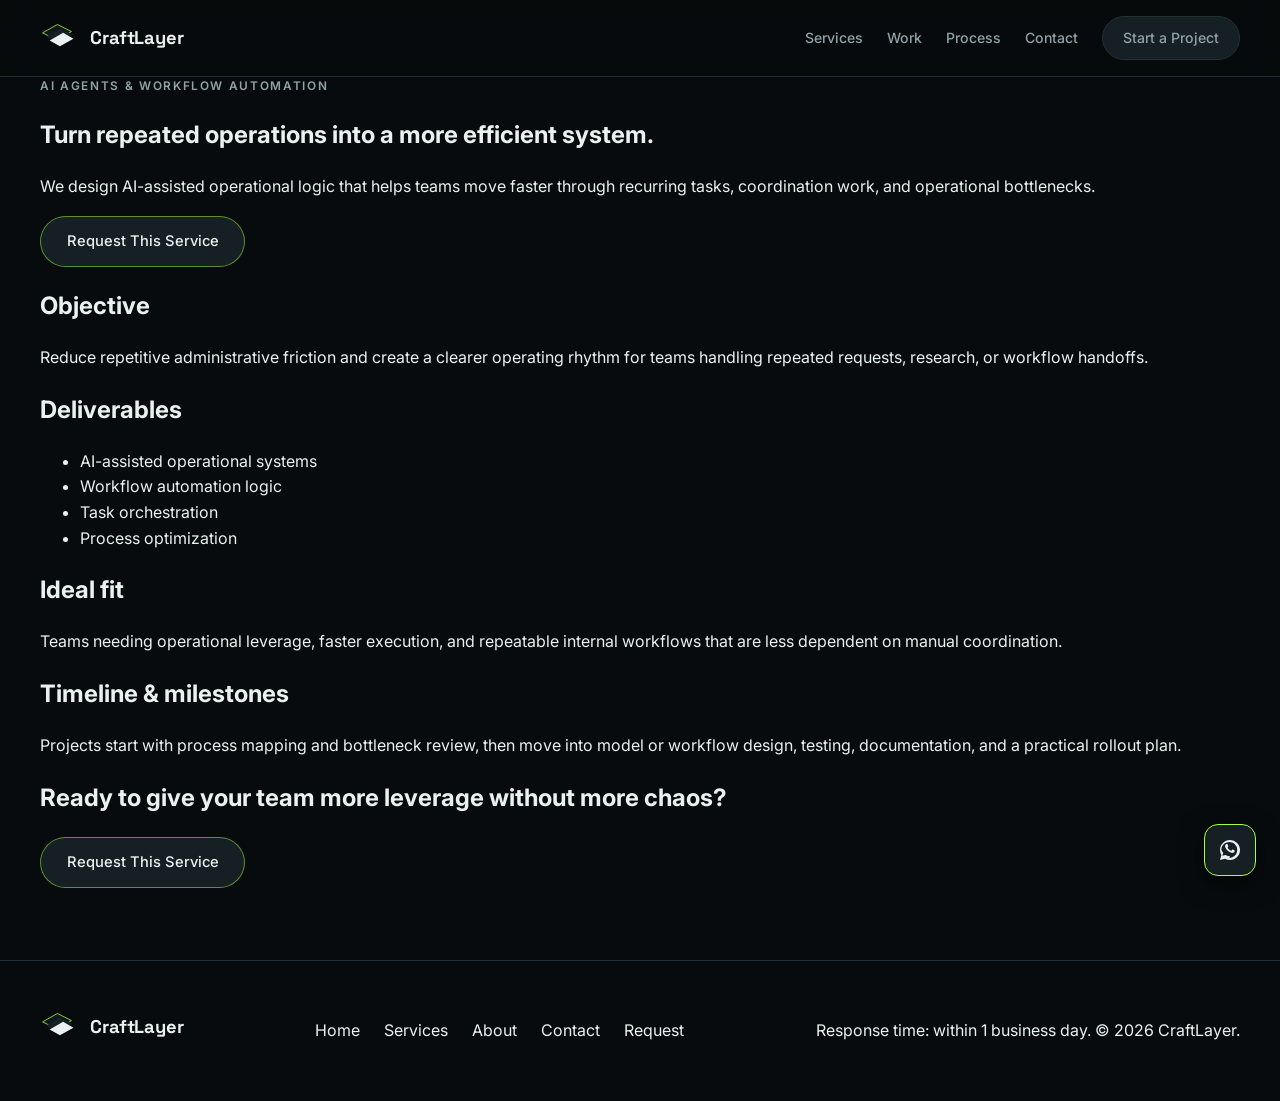
<file: service-ai-agents.html>
<!DOCTYPE html>
<html lang="en">
  <head>
    <meta charset="UTF-8" />
    <meta name="viewport" content="width=device-width, initial-scale=1.0" />
    <meta
      name="description"
      content="AI Agents & Workflow Automation services from CraftLayer."
    />
    <title>AI Agents & Workflow Automation | CraftLayer</title>
    <link rel="preconnect" href="https://fonts.googleapis.com" />
    <link rel="preconnect" href="https://fonts.gstatic.com" crossorigin />
    <link
      href="https://fonts.googleapis.com/css2?family=Inter:wght@400;500;600;700&family=Space+Grotesk:wght@500;600;700&display=swap"
      rel="stylesheet"
    />
    <link rel="stylesheet" href="assets/css/styles.css" />
  </head>
  <body>
    <header class="site-header">
      <div class="container navbar">
        <a href="index.html" class="brand" aria-label="CraftLayer home">
          <svg class="brand-mark" viewBox="0 0 56 56" role="img" aria-label="CraftLayer" xmlns="http://www.w3.org/2000/svg">
            <polygon points="4,20 27,7 49,18 26,31" fill="#10171C" stroke="#A7FF3F" stroke-width="1.2" stroke-linejoin="round" />
            <polygon points="9,26 31,13 51,23 29,36" fill="#151F24" />
            <polygon points="15,32 36,20 52,29 31,41" fill="#EAF2F1" />
          </svg>
          <span class="brand-wordmark">CraftLayer</span>
        </a>

        <nav aria-label="Primary navigation" class="nav-wrap">
          <button class="nav-toggle" type="button" aria-label="Toggle navigation" data-nav-toggle aria-expanded="false">
            Menu
          </button>
          <ul class="nav-menu" data-nav-menu>
            <li><a href="services.html">Services</a></li>
            <li><a href="index.html#work">Work</a></li>
            <li><a href="index.html#process">Process</a></li>
            <li><a href="contact.html">Contact</a></li>
            <li><a href="request.html" class="nav-cta">Start a Project</a></li>
          </ul>
        </nav>
      </div>
    </header>

    <main class="page-shell service-detail-page">
      <div class="container service-detail-shell">
        <section class="service-detail-header motif-ai" aria-labelledby="service-title">
          <p class="section-kicker">AI Agents &amp; Workflow Automation</p>
          <h1 id="service-title">Turn repeated operations into a more efficient system.</h1>
          <p class="service-intro">
            We design AI-assisted operational logic that helps teams move faster through recurring tasks, coordination work, and operational bottlenecks.
          </p>
          <div class="service-detail-actions">
            <a href="request.html?service=ai-agents" class="hero-button primary">Request This Service</a>
          </div>
        </section>

        <div class="service-detail-grid">
          <article class="service-detail-card">
            <h2>Objective</h2>
            <p>Reduce repetitive administrative friction and create a clearer operating rhythm for teams handling repeated requests, research, or workflow handoffs.</p>
          </article>

          <article class="service-detail-card">
            <h2>Deliverables</h2>
            <ul class="detail-list">
              <li>AI-assisted operational systems</li>
              <li>Workflow automation logic</li>
              <li>Task orchestration</li>
              <li>Process optimization</li>
            </ul>
          </article>

          <article class="service-detail-card">
            <h2>Ideal fit</h2>
            <p>Teams needing operational leverage, faster execution, and repeatable internal workflows that are less dependent on manual coordination.</p>
          </article>

          <article class="service-detail-card">
            <h2>Timeline &amp; milestones</h2>
            <p>Projects start with process mapping and bottleneck review, then move into model or workflow design, testing, documentation, and a practical rollout plan.</p>
          </article>
        </div>

        <div class="service-cta-band" aria-label="Request this service">
          <h2>Ready to give your team more leverage without more chaos?</h2>
          <a href="request.html?service=ai-agents" class="hero-button primary">Request This Service</a>
        </div>
      </div>
    </main>

    <footer class="site-footer">
      <div class="container footer-grid">
        <div>
          <a href="index.html" class="brand" aria-label="CraftLayer home">
            <svg class="brand-mark" viewBox="0 0 56 56" role="img" aria-label="CraftLayer" xmlns="http://www.w3.org/2000/svg">
              <polygon points="4,20 27,7 49,18 26,31" fill="#10171C" stroke="#A7FF3F" stroke-width="1.2" stroke-linejoin="round" />
              <polygon points="9,26 31,13 51,23 29,36" fill="#151F24" />
              <polygon points="15,32 36,20 52,29 31,41" fill="#EAF2F1" />
            </svg>
            <span class="brand-wordmark">CraftLayer</span>
          </a>
        </div>

        <nav class="footer-links" aria-label="Footer navigation">
          <a href="index.html">Home</a>
          <a href="services.html">Services</a>
          <a href="about.html">About</a>
          <a href="contact.html">Contact</a>
          <a href="request.html">Request</a>
        </nav>

        <div class="footer-copy">Response time: within 1 business day. © 2026 CraftLayer.</div>
      </div>
    </footer>

    <a class="fab-whatsapp" href="https://wa.me/923138024532" target="_blank" rel="noopener noreferrer" aria-label="Open WhatsApp chat with CraftLayer">
      <svg viewBox="0 0 24 24" width="24" height="24" aria-hidden="true" xmlns="http://www.w3.org/2000/svg">
        <path fill="currentColor" d="M19.05 4.95A9.9 9.9 0 0 0 12.02 2C6.47 2 2 6.47 2 12.02c0 1.78.47 3.52 1.36 5.05L2 22l5.05-1.35A9.98 9.98 0 0 0 12.02 22c5.55 0 10.02-4.47 10.02-10.02 0-2.67-1.04-5.18-2.99-7.03ZM12.02 18.3c-1.53 0-3.03-.41-4.32-1.19l-.31-.18-2.99.8.8-2.91-.2-.3A7.89 7.89 0 0 1 3.36 12c0-4.38 3.57-7.95 7.96-7.95 2.12 0 4.1.82 5.6 2.31a7.9 7.9 0 0 1 2.33 5.64c0 4.39-3.57 7.96-7.96 7.96Zm4.35-5.93c-.24-.13-1.42-.7-1.64-.78-.22-.08-.38-.13-.54.13-.16.24-.62.78-.76.94-.14.16-.28.18-.52.06-.24-.12-1.03-.38-1.96-1.21-.72-.64-1.21-1.43-1.35-1.67-.14-.24-.02-.37.11-.49.11-.11.24-.28.36-.42.12-.14.16-.24.24-.4.08-.16.04-.3-.02-.42-.06-.13-.54-1.3-.74-1.78-.2-.47-.4-.4-.54-.41h-.46c-.16 0-.42.06-.64.3-.22.24-.84.82-.84 2s.86 2.32.98 2.48c.12.16 1.67 2.56 4.03 3.58.56.24.99.39 1.33.5.56.18 1.07.15 1.47.09.45-.07 1.42-.58 1.62-1.14.2-.56.2-1.04.14-1.14-.07-.1-.22-.16-.46-.29Z"/>
      </svg>
    </a>

    <script src="assets/js/data.js"></script>
    <script src="assets/js/main.js"></script>
  </body>
</html>
</file>
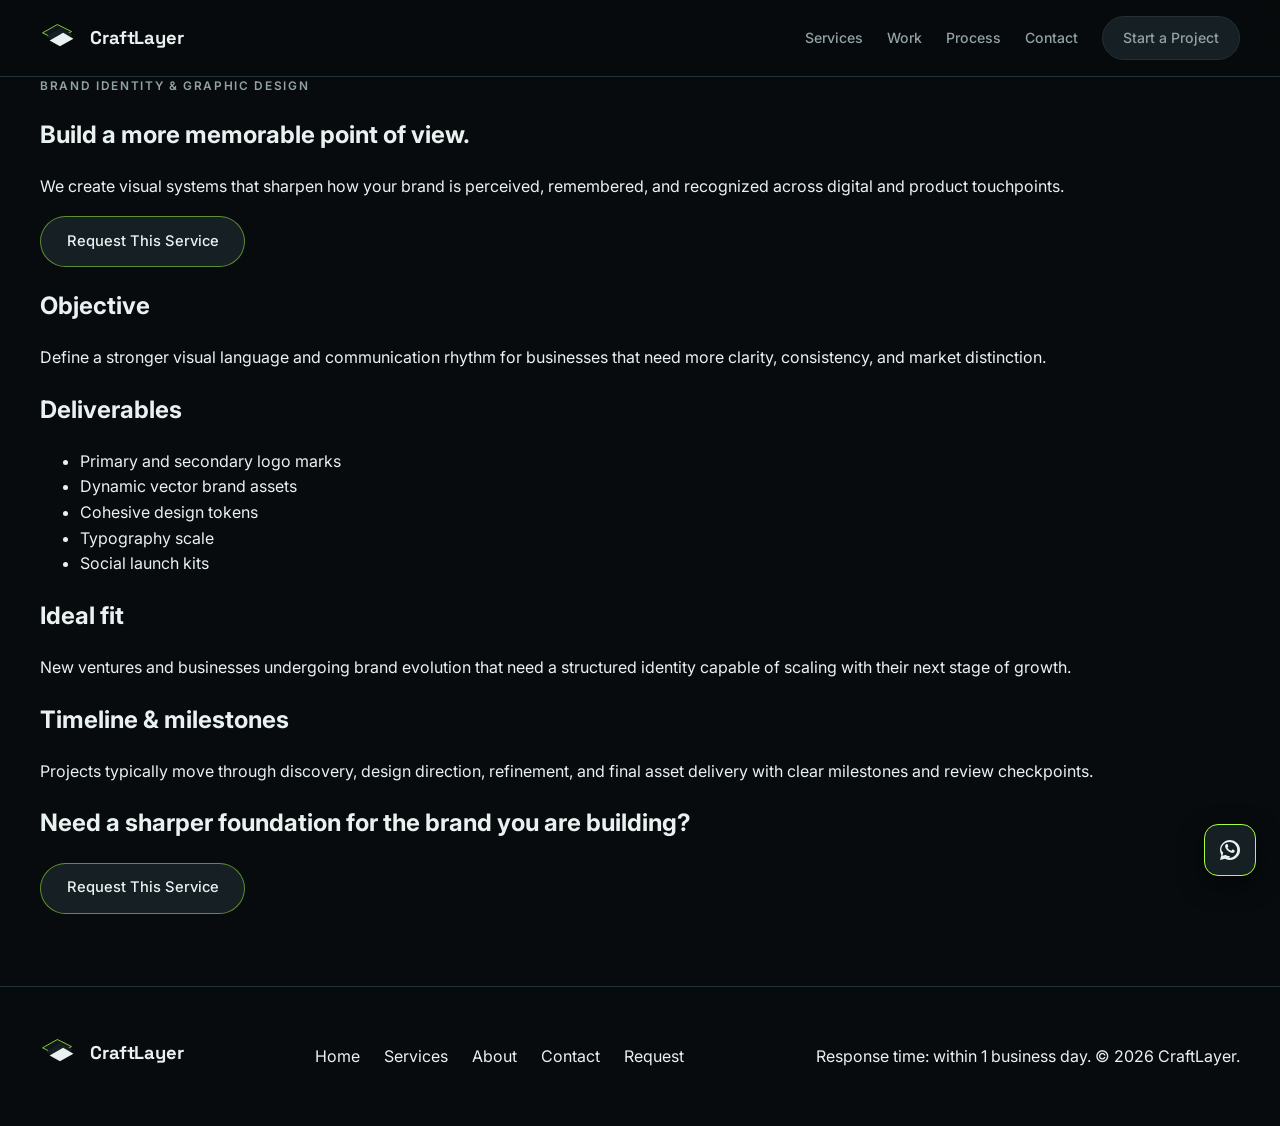
<file: service-brand-identity.html>
<!DOCTYPE html>
<html lang="en">
  <head>
    <meta charset="UTF-8" />
    <meta name="viewport" content="width=device-width, initial-scale=1.0" />
    <meta
      name="description"
      content="Brand Identity & Graphic Design services from CraftLayer."
    />
    <title>Brand Identity & Graphic Design | CraftLayer</title>
    <link rel="preconnect" href="https://fonts.googleapis.com" />
    <link rel="preconnect" href="https://fonts.gstatic.com" crossorigin />
    <link
      href="https://fonts.googleapis.com/css2?family=Inter:wght@400;500;600;700&family=Space+Grotesk:wght@500;600;700&display=swap"
      rel="stylesheet"
    />
    <link rel="stylesheet" href="assets/css/styles.css" />
  </head>
  <body>
    <header class="site-header">
      <div class="container navbar">
        <a href="index.html" class="brand" aria-label="CraftLayer home">
          <svg class="brand-mark" viewBox="0 0 56 56" role="img" aria-label="CraftLayer" xmlns="http://www.w3.org/2000/svg">
            <polygon points="4,20 27,7 49,18 26,31" fill="#10171C" stroke="#A7FF3F" stroke-width="1.2" stroke-linejoin="round" />
            <polygon points="9,26 31,13 51,23 29,36" fill="#151F24" />
            <polygon points="15,32 36,20 52,29 31,41" fill="#EAF2F1" />
          </svg>
          <span class="brand-wordmark">CraftLayer</span>
        </a>

        <nav aria-label="Primary navigation" class="nav-wrap">
          <button class="nav-toggle" type="button" aria-label="Toggle navigation" data-nav-toggle aria-expanded="false">
            Menu
          </button>
          <ul class="nav-menu" data-nav-menu>
            <li><a href="services.html">Services</a></li>
            <li><a href="index.html#work">Work</a></li>
            <li><a href="index.html#process">Process</a></li>
            <li><a href="contact.html">Contact</a></li>
            <li><a href="request.html" class="nav-cta">Start a Project</a></li>
          </ul>
        </nav>
      </div>
    </header>

    <main class="page-shell service-detail-page">
      <div class="container service-detail-shell">
        <section class="service-detail-header motif-brand" aria-labelledby="service-title">
          <p class="section-kicker">Brand Identity &amp; Graphic Design</p>
          <h1 id="service-title">Build a more memorable point of view.</h1>
          <p class="service-intro">
            We create visual systems that sharpen how your brand is perceived, remembered, and recognized across digital and product touchpoints.
          </p>
          <div class="service-detail-actions">
            <a href="request.html?service=brand-identity" class="hero-button primary">Request This Service</a>
          </div>
        </section>

        <div class="service-detail-grid">
          <article class="service-detail-card">
            <h2>Objective</h2>
            <p>Define a stronger visual language and communication rhythm for businesses that need more clarity, consistency, and market distinction.</p>
          </article>

          <article class="service-detail-card">
            <h2>Deliverables</h2>
            <ul class="detail-list">
              <li>Primary and secondary logo marks</li>
              <li>Dynamic vector brand assets</li>
              <li>Cohesive design tokens</li>
              <li>Typography scale</li>
              <li>Social launch kits</li>
            </ul>
          </article>

          <article class="service-detail-card">
            <h2>Ideal fit</h2>
            <p>New ventures and businesses undergoing brand evolution that need a structured identity capable of scaling with their next stage of growth.</p>
          </article>

          <article class="service-detail-card">
            <h2>Timeline &amp; milestones</h2>
            <p>Projects typically move through discovery, design direction, refinement, and final asset delivery with clear milestones and review checkpoints.</p>
          </article>
        </div>

        <div class="service-cta-band" aria-label="Request this service">
          <h2>Need a sharper foundation for the brand you are building?</h2>
          <a href="request.html?service=brand-identity" class="hero-button primary">Request This Service</a>
        </div>
      </div>
    </main>

    <footer class="site-footer">
      <div class="container footer-grid">
        <div>
          <a href="index.html" class="brand" aria-label="CraftLayer home">
            <svg class="brand-mark" viewBox="0 0 56 56" role="img" aria-label="CraftLayer" xmlns="http://www.w3.org/2000/svg">
              <polygon points="4,20 27,7 49,18 26,31" fill="#10171C" stroke="#A7FF3F" stroke-width="1.2" stroke-linejoin="round" />
              <polygon points="9,26 31,13 51,23 29,36" fill="#151F24" />
              <polygon points="15,32 36,20 52,29 31,41" fill="#EAF2F1" />
            </svg>
            <span class="brand-wordmark">CraftLayer</span>
          </a>
        </div>

        <nav class="footer-links" aria-label="Footer navigation">
          <a href="index.html">Home</a>
          <a href="services.html">Services</a>
          <a href="about.html">About</a>
          <a href="contact.html">Contact</a>
          <a href="request.html">Request</a>
        </nav>

        <div class="footer-copy">Response time: within 1 business day. © 2026 CraftLayer.</div>
      </div>
    </footer>

    <a class="fab-whatsapp" href="https://wa.me/923138024532" target="_blank" rel="noopener noreferrer" aria-label="Open WhatsApp chat with CraftLayer">
      <svg viewBox="0 0 24 24" width="24" height="24" aria-hidden="true" xmlns="http://www.w3.org/2000/svg">
        <path fill="currentColor" d="M19.05 4.95A9.9 9.9 0 0 0 12.02 2C6.47 2 2 6.47 2 12.02c0 1.78.47 3.52 1.36 5.05L2 22l5.05-1.35A9.98 9.98 0 0 0 12.02 22c5.55 0 10.02-4.47 10.02-10.02 0-2.67-1.04-5.18-2.99-7.03ZM12.02 18.3c-1.53 0-3.03-.41-4.32-1.19l-.31-.18-2.99.8.8-2.91-.2-.3A7.89 7.89 0 0 1 3.36 12c0-4.38 3.57-7.95 7.96-7.95 2.12 0 4.1.82 5.6 2.31a7.9 7.9 0 0 1 2.33 5.64c0 4.39-3.57 7.96-7.96 7.96Zm4.35-5.93c-.24-.13-1.42-.7-1.64-.78-.22-.08-.38-.13-.54.13-.16.24-.62.78-.76.94-.14.16-.28.18-.52.06-.24-.12-1.03-.38-1.96-1.21-.72-.64-1.21-1.43-1.35-1.67-.14-.24-.02-.37.11-.49.11-.11.24-.28.36-.42.12-.14.16-.24.24-.4.08-.16.04-.3-.02-.42-.06-.13-.54-1.3-.74-1.78-.2-.47-.4-.4-.54-.41h-.46c-.16 0-.42.06-.64.3-.22.24-.84.82-.84 2s.86 2.32.98 2.48c.12.16 1.67 2.56 4.03 3.58.56.24.99.39 1.33.5.56.18 1.07.15 1.47.09.45-.07 1.42-.58 1.62-1.14.2-.56.2-1.04.14-1.14-.07-.1-.22-.16-.46-.29Z"/>
      </svg>
    </a>

    <script src="assets/js/data.js"></script>
    <script src="assets/js/main.js"></script>
  </body>
</html>
</file>
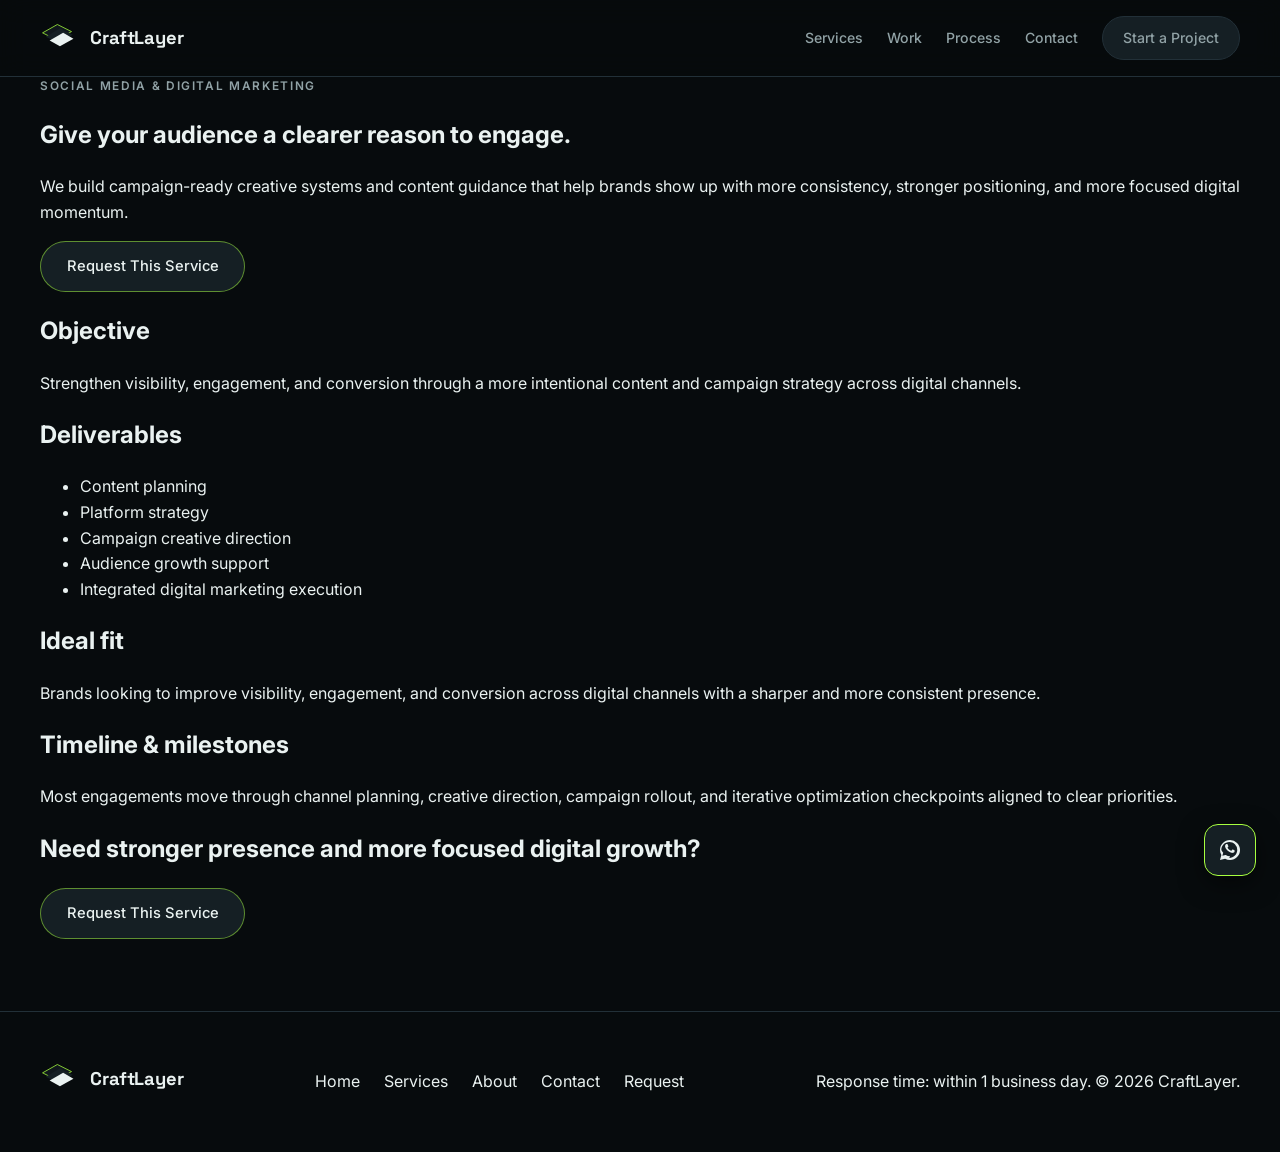
<file: service-social-media-marketing.html>
<!DOCTYPE html>
<html lang="en">
  <head>
    <meta charset="UTF-8" />
    <meta name="viewport" content="width=device-width, initial-scale=1.0" />
    <meta
      name="description"
      content="Social Media & Digital Marketing services from CraftLayer."
    />
    <title>Social Media & Digital Marketing | CraftLayer</title>
    <link rel="preconnect" href="https://fonts.googleapis.com" />
    <link rel="preconnect" href="https://fonts.gstatic.com" crossorigin />
    <link
      href="https://fonts.googleapis.com/css2?family=Inter:wght@400;500;600;700&family=Space+Grotesk:wght@500;600;700&display=swap"
      rel="stylesheet"
    />
    <link rel="stylesheet" href="assets/css/styles.css" />
  </head>
  <body>
    <header class="site-header">
      <div class="container navbar">
        <a href="index.html" class="brand" aria-label="CraftLayer home">
          <svg class="brand-mark" viewBox="0 0 56 56" role="img" aria-label="CraftLayer" xmlns="http://www.w3.org/2000/svg">
            <polygon points="4,20 27,7 49,18 26,31" fill="#10171C" stroke="#A7FF3F" stroke-width="1.2" stroke-linejoin="round" />
            <polygon points="9,26 31,13 51,23 29,36" fill="#151F24" />
            <polygon points="15,32 36,20 52,29 31,41" fill="#EAF2F1" />
          </svg>
          <span class="brand-wordmark">CraftLayer</span>
        </a>

        <nav aria-label="Primary navigation" class="nav-wrap">
          <button class="nav-toggle" type="button" aria-label="Toggle navigation" data-nav-toggle aria-expanded="false">
            Menu
          </button>
          <ul class="nav-menu" data-nav-menu>
            <li><a href="services.html">Services</a></li>
            <li><a href="index.html#work">Work</a></li>
            <li><a href="index.html#process">Process</a></li>
            <li><a href="contact.html">Contact</a></li>
            <li><a href="request.html" class="nav-cta">Start a Project</a></li>
          </ul>
        </nav>
      </div>
    </header>

    <main class="page-shell service-detail-page">
      <div class="container service-detail-shell">
        <section class="service-detail-header motif-social" aria-labelledby="service-title">
          <p class="section-kicker">Social Media &amp; Digital Marketing</p>
          <h1 id="service-title">Give your audience a clearer reason to engage.</h1>
          <p class="service-intro">
            We build campaign-ready creative systems and content guidance that help brands show up with more consistency, stronger positioning, and more focused digital momentum.
          </p>
          <div class="service-detail-actions">
            <a href="request.html?service=social-media-marketing" class="hero-button primary">Request This Service</a>
          </div>
        </section>

        <div class="service-detail-grid">
          <article class="service-detail-card">
            <h2>Objective</h2>
            <p>Strengthen visibility, engagement, and conversion through a more intentional content and campaign strategy across digital channels.</p>
          </article>

          <article class="service-detail-card">
            <h2>Deliverables</h2>
            <ul class="detail-list">
              <li>Content planning</li>
              <li>Platform strategy</li>
              <li>Campaign creative direction</li>
              <li>Audience growth support</li>
              <li>Integrated digital marketing execution</li>
            </ul>
          </article>

          <article class="service-detail-card">
            <h2>Ideal fit</h2>
            <p>Brands looking to improve visibility, engagement, and conversion across digital channels with a sharper and more consistent presence.</p>
          </article>

          <article class="service-detail-card">
            <h2>Timeline &amp; milestones</h2>
            <p>Most engagements move through channel planning, creative direction, campaign rollout, and iterative optimization checkpoints aligned to clear priorities.</p>
          </article>
        </div>

        <div class="service-cta-band" aria-label="Request this service">
          <h2>Need stronger presence and more focused digital growth?</h2>
          <a href="request.html?service=social-media-marketing" class="hero-button primary">Request This Service</a>
        </div>
      </div>
    </main>

    <footer class="site-footer">
      <div class="container footer-grid">
        <div>
          <a href="index.html" class="brand" aria-label="CraftLayer home">
            <svg class="brand-mark" viewBox="0 0 56 56" role="img" aria-label="CraftLayer" xmlns="http://www.w3.org/2000/svg">
              <polygon points="4,20 27,7 49,18 26,31" fill="#10171C" stroke="#A7FF3F" stroke-width="1.2" stroke-linejoin="round" />
              <polygon points="9,26 31,13 51,23 29,36" fill="#151F24" />
              <polygon points="15,32 36,20 52,29 31,41" fill="#EAF2F1" />
            </svg>
            <span class="brand-wordmark">CraftLayer</span>
          </a>
        </div>

        <nav class="footer-links" aria-label="Footer navigation">
          <a href="index.html">Home</a>
          <a href="services.html">Services</a>
          <a href="about.html">About</a>
          <a href="contact.html">Contact</a>
          <a href="request.html">Request</a>
        </nav>

        <div class="footer-copy">Response time: within 1 business day. © 2026 CraftLayer.</div>
      </div>
    </footer>

    <a class="fab-whatsapp" href="https://wa.me/923138024532" target="_blank" rel="noopener noreferrer" aria-label="Open WhatsApp chat with CraftLayer">
      <svg viewBox="0 0 24 24" width="24" height="24" aria-hidden="true" xmlns="http://www.w3.org/2000/svg">
        <path fill="currentColor" d="M19.05 4.95A9.9 9.9 0 0 0 12.02 2C6.47 2 2 6.47 2 12.02c0 1.78.47 3.52 1.36 5.05L2 22l5.05-1.35A9.98 9.98 0 0 0 12.02 22c5.55 0 10.02-4.47 10.02-10.02 0-2.67-1.04-5.18-2.99-7.03ZM12.02 18.3c-1.53 0-3.03-.41-4.32-1.19l-.31-.18-2.99.8.8-2.91-.2-.3A7.89 7.89 0 0 1 3.36 12c0-4.38 3.57-7.95 7.96-7.95 2.12 0 4.1.82 5.6 2.31a7.9 7.9 0 0 1 2.33 5.64c0 4.39-3.57 7.96-7.96 7.96Zm4.35-5.93c-.24-.13-1.42-.7-1.64-.78-.22-.08-.38-.13-.54.13-.16.24-.62.78-.76.94-.14.16-.28.18-.52.06-.24-.12-1.03-.38-1.96-1.21-.72-.64-1.21-1.43-1.35-1.67-.14-.24-.02-.37.11-.49.11-.11.24-.28.36-.42.12-.14.16-.24.24-.4.08-.16.04-.3-.02-.42-.06-.13-.54-1.3-.74-1.78-.2-.47-.4-.4-.54-.41h-.46c-.16 0-.42.06-.64.3-.22.24-.84.82-.84 2s.86 2.32.98 2.48c.12.16 1.67 2.56 4.03 3.58.56.24.99.39 1.33.5.56.18 1.07.15 1.47.09.45-.07 1.42-.58 1.62-1.14.2-.56.2-1.04.14-1.14-.07-.1-.22-.16-.46-.29Z"/>
      </svg>
    </a>

    <script src="assets/js/data.js"></script>
    <script src="assets/js/main.js"></script>
  </body>
</html>
</file>
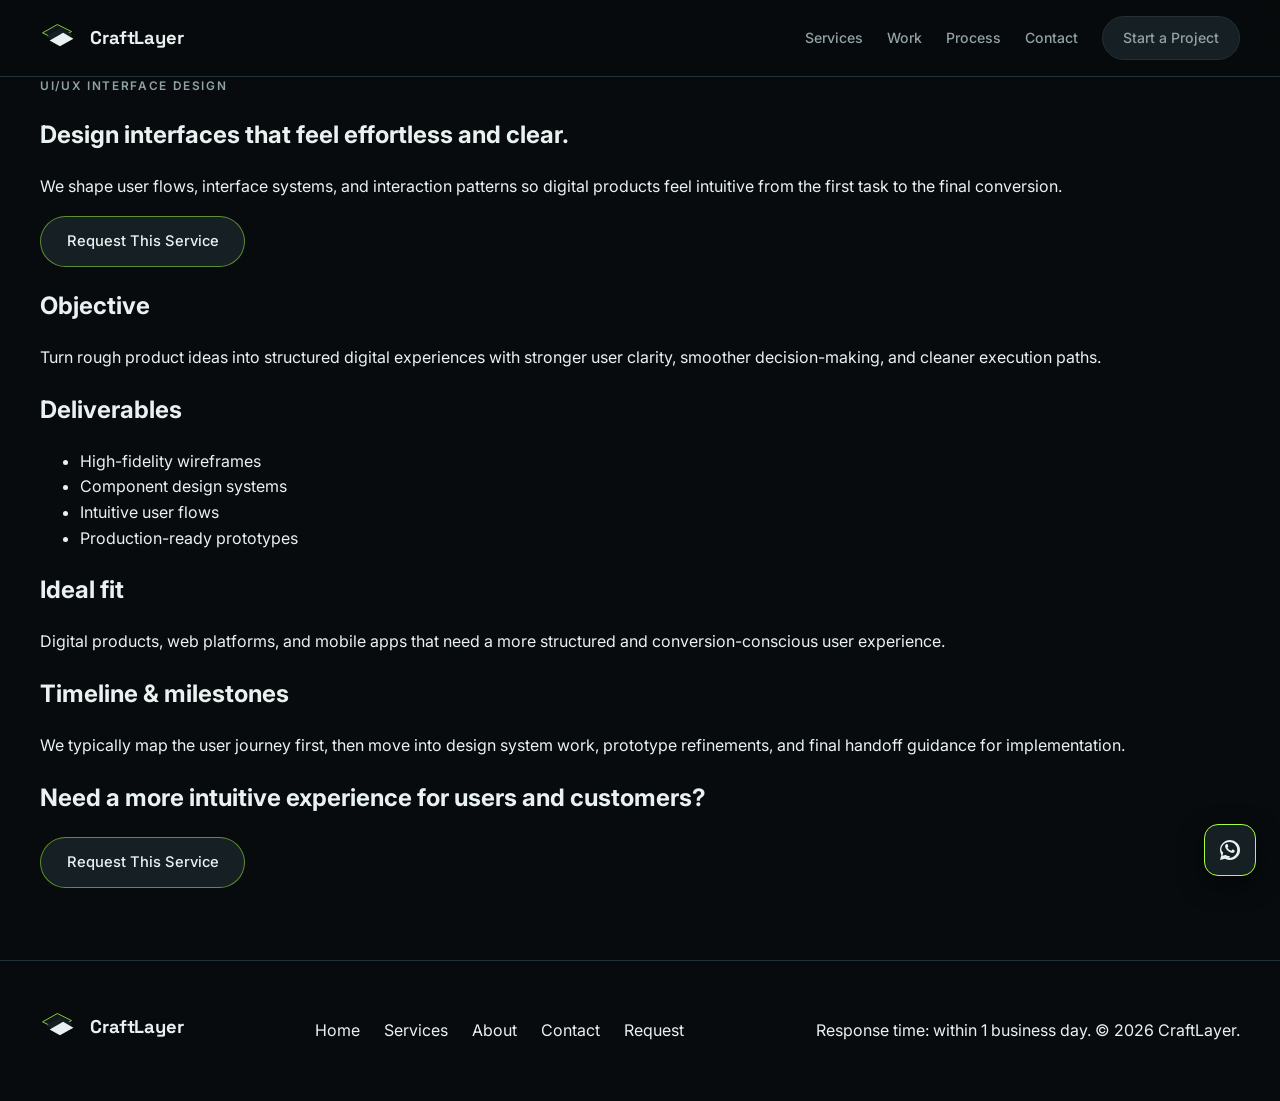
<file: service-ui-ux.html>
<!DOCTYPE html>
<html lang="en">
  <head>
    <meta charset="UTF-8" />
    <meta name="viewport" content="width=device-width, initial-scale=1.0" />
    <meta
      name="description"
      content="UI/UX Interface Design services from CraftLayer."
    />
    <title>UI/UX Interface Design | CraftLayer</title>
    <link rel="preconnect" href="https://fonts.googleapis.com" />
    <link rel="preconnect" href="https://fonts.gstatic.com" crossorigin />
    <link
      href="https://fonts.googleapis.com/css2?family=Inter:wght@400;500;600;700&family=Space+Grotesk:wght@500;600;700&display=swap"
      rel="stylesheet"
    />
    <link rel="stylesheet" href="assets/css/styles.css" />
  </head>
  <body>
    <header class="site-header">
      <div class="container navbar">
        <a href="index.html" class="brand" aria-label="CraftLayer home">
          <svg class="brand-mark" viewBox="0 0 56 56" role="img" aria-label="CraftLayer" xmlns="http://www.w3.org/2000/svg">
            <polygon points="4,20 27,7 49,18 26,31" fill="#10171C" stroke="#A7FF3F" stroke-width="1.2" stroke-linejoin="round" />
            <polygon points="9,26 31,13 51,23 29,36" fill="#151F24" />
            <polygon points="15,32 36,20 52,29 31,41" fill="#EAF2F1" />
          </svg>
          <span class="brand-wordmark">CraftLayer</span>
        </a>

        <nav aria-label="Primary navigation" class="nav-wrap">
          <button class="nav-toggle" type="button" aria-label="Toggle navigation" data-nav-toggle aria-expanded="false">
            Menu
          </button>
          <ul class="nav-menu" data-nav-menu>
            <li><a href="services.html">Services</a></li>
            <li><a href="index.html#work">Work</a></li>
            <li><a href="index.html#process">Process</a></li>
            <li><a href="contact.html">Contact</a></li>
            <li><a href="request.html" class="nav-cta">Start a Project</a></li>
          </ul>
        </nav>
      </div>
    </header>

    <main class="page-shell service-detail-page">
      <div class="container service-detail-shell">
        <section class="service-detail-header motif-ui" aria-labelledby="service-title">
          <p class="section-kicker">UI/UX Interface Design</p>
          <h1 id="service-title">Design interfaces that feel effortless and clear.</h1>
          <p class="service-intro">
            We shape user flows, interface systems, and interaction patterns so digital products feel intuitive from the first task to the final conversion.
          </p>
          <div class="service-detail-actions">
            <a href="request.html?service=ui-ux" class="hero-button primary">Request This Service</a>
          </div>
        </section>

        <div class="service-detail-grid">
          <article class="service-detail-card">
            <h2>Objective</h2>
            <p>Turn rough product ideas into structured digital experiences with stronger user clarity, smoother decision-making, and cleaner execution paths.</p>
          </article>

          <article class="service-detail-card">
            <h2>Deliverables</h2>
            <ul class="detail-list">
              <li>High-fidelity wireframes</li>
              <li>Component design systems</li>
              <li>Intuitive user flows</li>
              <li>Production-ready prototypes</li>
            </ul>
          </article>

          <article class="service-detail-card">
            <h2>Ideal fit</h2>
            <p>Digital products, web platforms, and mobile apps that need a more structured and conversion-conscious user experience.</p>
          </article>

          <article class="service-detail-card">
            <h2>Timeline &amp; milestones</h2>
            <p>We typically map the user journey first, then move into design system work, prototype refinements, and final handoff guidance for implementation.</p>
          </article>
        </div>

        <div class="service-cta-band" aria-label="Request this service">
          <h2>Need a more intuitive experience for users and customers?</h2>
          <a href="request.html?service=ui-ux" class="hero-button primary">Request This Service</a>
        </div>
      </div>
    </main>

    <footer class="site-footer">
      <div class="container footer-grid">
        <div>
          <a href="index.html" class="brand" aria-label="CraftLayer home">
            <svg class="brand-mark" viewBox="0 0 56 56" role="img" aria-label="CraftLayer" xmlns="http://www.w3.org/2000/svg">
              <polygon points="4,20 27,7 49,18 26,31" fill="#10171C" stroke="#A7FF3F" stroke-width="1.2" stroke-linejoin="round" />
              <polygon points="9,26 31,13 51,23 29,36" fill="#151F24" />
              <polygon points="15,32 36,20 52,29 31,41" fill="#EAF2F1" />
            </svg>
            <span class="brand-wordmark">CraftLayer</span>
          </a>
        </div>

        <nav class="footer-links" aria-label="Footer navigation">
          <a href="index.html">Home</a>
          <a href="services.html">Services</a>
          <a href="about.html">About</a>
          <a href="contact.html">Contact</a>
          <a href="request.html">Request</a>
        </nav>

        <div class="footer-copy">Response time: within 1 business day. © 2026 CraftLayer.</div>
      </div>
    </footer>

    <a class="fab-whatsapp" href="https://wa.me/923138024532" target="_blank" rel="noopener noreferrer" aria-label="Open WhatsApp chat with CraftLayer">
      <svg viewBox="0 0 24 24" width="24" height="24" aria-hidden="true" xmlns="http://www.w3.org/2000/svg">
        <path fill="currentColor" d="M19.05 4.95A9.9 9.9 0 0 0 12.02 2C6.47 2 2 6.47 2 12.02c0 1.78.47 3.52 1.36 5.05L2 22l5.05-1.35A9.98 9.98 0 0 0 12.02 22c5.55 0 10.02-4.47 10.02-10.02 0-2.67-1.04-5.18-2.99-7.03ZM12.02 18.3c-1.53 0-3.03-.41-4.32-1.19l-.31-.18-2.99.8.8-2.91-.2-.3A7.89 7.89 0 0 1 3.36 12c0-4.38 3.57-7.95 7.96-7.95 2.12 0 4.1.82 5.6 2.31a7.9 7.9 0 0 1 2.33 5.64c0 4.39-3.57 7.96-7.96 7.96Zm4.35-5.93c-.24-.13-1.42-.7-1.64-.78-.22-.08-.38-.13-.54.13-.16.24-.62.78-.76.94-.14.16-.28.18-.52.06-.24-.12-1.03-.38-1.96-1.21-.72-.64-1.21-1.43-1.35-1.67-.14-.24-.02-.37.11-.49.11-.11.24-.28.36-.42.12-.14.16-.24.24-.4.08-.16.04-.3-.02-.42-.06-.13-.54-1.3-.74-1.78-.2-.47-.4-.4-.54-.41h-.46c-.16 0-.42.06-.64.3-.22.24-.84.82-.84 2s.86 2.32.98 2.48c.12.16 1.67 2.56 4.03 3.58.56.24.99.39 1.33.5.56.18 1.07.15 1.47.09.45-.07 1.42-.58 1.62-1.14.2-.56.2-1.04.14-1.14-.07-.1-.22-.16-.46-.29Z"/>
      </svg>
    </a>

    <script src="assets/js/data.js"></script>
    <script src="assets/js/main.js"></script>
  </body>
</html>
</file>
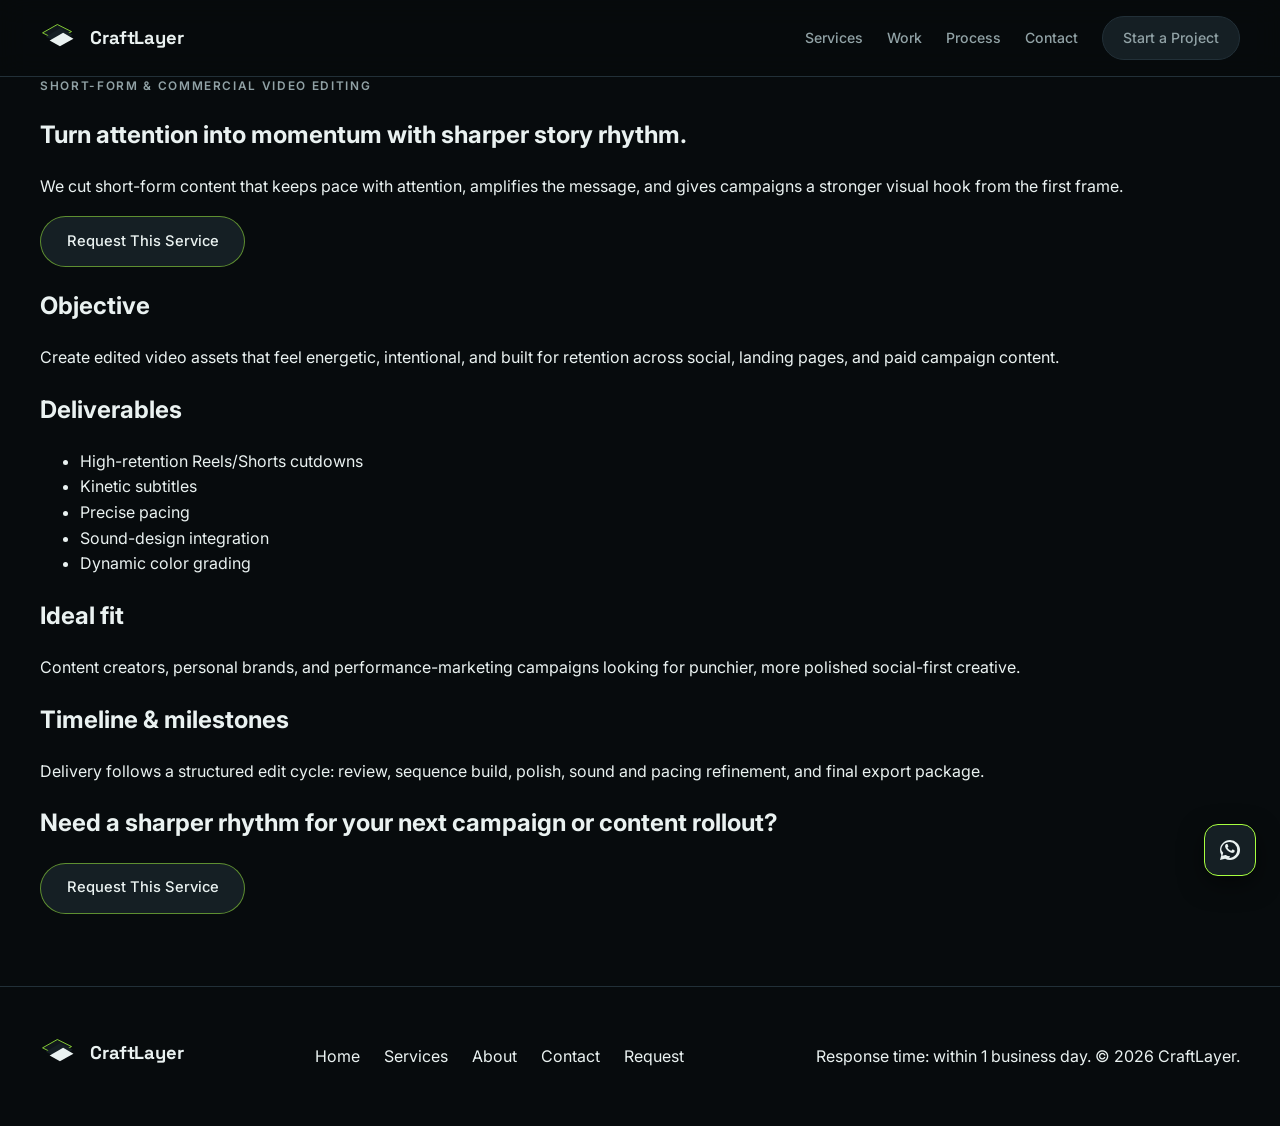
<file: service-video-editing.html>
<!DOCTYPE html>
<html lang="en">
  <head>
    <meta charset="UTF-8" />
    <meta name="viewport" content="width=device-width, initial-scale=1.0" />
    <meta
      name="description"
      content="Short-Form & Commercial Video Editing services from CraftLayer."
    />
    <title>Short-Form & Commercial Video Editing | CraftLayer</title>
    <link rel="preconnect" href="https://fonts.googleapis.com" />
    <link rel="preconnect" href="https://fonts.gstatic.com" crossorigin />
    <link
      href="https://fonts.googleapis.com/css2?family=Inter:wght@400;500;600;700&family=Space+Grotesk:wght@500;600;700&display=swap"
      rel="stylesheet"
    />
    <link rel="stylesheet" href="assets/css/styles.css" />
  </head>
  <body>
    <header class="site-header">
      <div class="container navbar">
        <a href="index.html" class="brand" aria-label="CraftLayer home">
          <svg class="brand-mark" viewBox="0 0 56 56" role="img" aria-label="CraftLayer" xmlns="http://www.w3.org/2000/svg">
            <polygon points="4,20 27,7 49,18 26,31" fill="#10171C" stroke="#A7FF3F" stroke-width="1.2" stroke-linejoin="round" />
            <polygon points="9,26 31,13 51,23 29,36" fill="#151F24" />
            <polygon points="15,32 36,20 52,29 31,41" fill="#EAF2F1" />
          </svg>
          <span class="brand-wordmark">CraftLayer</span>
        </a>

        <nav aria-label="Primary navigation" class="nav-wrap">
          <button class="nav-toggle" type="button" aria-label="Toggle navigation" data-nav-toggle aria-expanded="false">
            Menu
          </button>
          <ul class="nav-menu" data-nav-menu>
            <li><a href="services.html">Services</a></li>
            <li><a href="index.html#work">Work</a></li>
            <li><a href="index.html#process">Process</a></li>
            <li><a href="contact.html">Contact</a></li>
            <li><a href="request.html" class="nav-cta">Start a Project</a></li>
          </ul>
        </nav>
      </div>
    </header>

    <main class="page-shell service-detail-page">
      <div class="container service-detail-shell">
        <section class="service-detail-header motif-video" aria-labelledby="service-title">
          <p class="section-kicker">Short-Form &amp; Commercial Video Editing</p>
          <h1 id="service-title">Turn attention into momentum with sharper story rhythm.</h1>
          <p class="service-intro">
            We cut short-form content that keeps pace with attention, amplifies the message, and gives campaigns a stronger visual hook from the first frame.
          </p>
          <div class="service-detail-actions">
            <a href="request.html?service=video-editing" class="hero-button primary">Request This Service</a>
          </div>
        </section>

        <div class="service-detail-grid">
          <article class="service-detail-card">
            <h2>Objective</h2>
            <p>Create edited video assets that feel energetic, intentional, and built for retention across social, landing pages, and paid campaign content.</p>
          </article>

          <article class="service-detail-card">
            <h2>Deliverables</h2>
            <ul class="detail-list">
              <li>High-retention Reels/Shorts cutdowns</li>
              <li>Kinetic subtitles</li>
              <li>Precise pacing</li>
              <li>Sound-design integration</li>
              <li>Dynamic color grading</li>
            </ul>
          </article>

          <article class="service-detail-card">
            <h2>Ideal fit</h2>
            <p>Content creators, personal brands, and performance-marketing campaigns looking for punchier, more polished social-first creative.</p>
          </article>

          <article class="service-detail-card">
            <h2>Timeline &amp; milestones</h2>
            <p>Delivery follows a structured edit cycle: review, sequence build, polish, sound and pacing refinement, and final export package.</p>
          </article>
        </div>

        <div class="service-cta-band" aria-label="Request this service">
          <h2>Need a sharper rhythm for your next campaign or content rollout?</h2>
          <a href="request.html?service=video-editing" class="hero-button primary">Request This Service</a>
        </div>
      </div>
    </main>

    <footer class="site-footer">
      <div class="container footer-grid">
        <div>
          <a href="index.html" class="brand" aria-label="CraftLayer home">
            <svg class="brand-mark" viewBox="0 0 56 56" role="img" aria-label="CraftLayer" xmlns="http://www.w3.org/2000/svg">
              <polygon points="4,20 27,7 49,18 26,31" fill="#10171C" stroke="#A7FF3F" stroke-width="1.2" stroke-linejoin="round" />
              <polygon points="9,26 31,13 51,23 29,36" fill="#151F24" />
              <polygon points="15,32 36,20 52,29 31,41" fill="#EAF2F1" />
            </svg>
            <span class="brand-wordmark">CraftLayer</span>
          </a>
        </div>

        <nav class="footer-links" aria-label="Footer navigation">
          <a href="index.html">Home</a>
          <a href="services.html">Services</a>
          <a href="about.html">About</a>
          <a href="contact.html">Contact</a>
          <a href="request.html">Request</a>
        </nav>

        <div class="footer-copy">Response time: within 1 business day. © 2026 CraftLayer.</div>
      </div>
    </footer>

    <a class="fab-whatsapp" href="https://wa.me/923138024532" target="_blank" rel="noopener noreferrer" aria-label="Open WhatsApp chat with CraftLayer">
      <svg viewBox="0 0 24 24" width="24" height="24" aria-hidden="true" xmlns="http://www.w3.org/2000/svg">
        <path fill="currentColor" d="M19.05 4.95A9.9 9.9 0 0 0 12.02 2C6.47 2 2 6.47 2 12.02c0 1.78.47 3.52 1.36 5.05L2 22l5.05-1.35A9.98 9.98 0 0 0 12.02 22c5.55 0 10.02-4.47 10.02-10.02 0-2.67-1.04-5.18-2.99-7.03ZM12.02 18.3c-1.53 0-3.03-.41-4.32-1.19l-.31-.18-2.99.8.8-2.91-.2-.3A7.89 7.89 0 0 1 3.36 12c0-4.38 3.57-7.95 7.96-7.95 2.12 0 4.1.82 5.6 2.31a7.9 7.9 0 0 1 2.33 5.64c0 4.39-3.57 7.96-7.96 7.96Zm4.35-5.93c-.24-.13-1.42-.7-1.64-.78-.22-.08-.38-.13-.54.13-.16.24-.62.78-.76.94-.14.16-.28.18-.52.06-.24-.12-1.03-.38-1.96-1.21-.72-.64-1.21-1.43-1.35-1.67-.14-.24-.02-.37.11-.49.11-.11.24-.28.36-.42.12-.14.16-.24.24-.4.08-.16.04-.3-.02-.42-.06-.13-.54-1.3-.74-1.78-.2-.47-.4-.4-.54-.41h-.46c-.16 0-.42.06-.64.3-.22.24-.84.82-.84 2s.86 2.32.98 2.48c.12.16 1.67 2.56 4.03 3.58.56.24.99.39 1.33.5.56.18 1.07.15 1.47.09.45-.07 1.42-.58 1.62-1.14.2-.56.2-1.04.14-1.14-.07-.1-.22-.16-.46-.29Z"/>
      </svg>
    </a>

    <script src="assets/js/data.js"></script>
    <script src="assets/js/main.js"></script>
  </body>
</html>
</file>
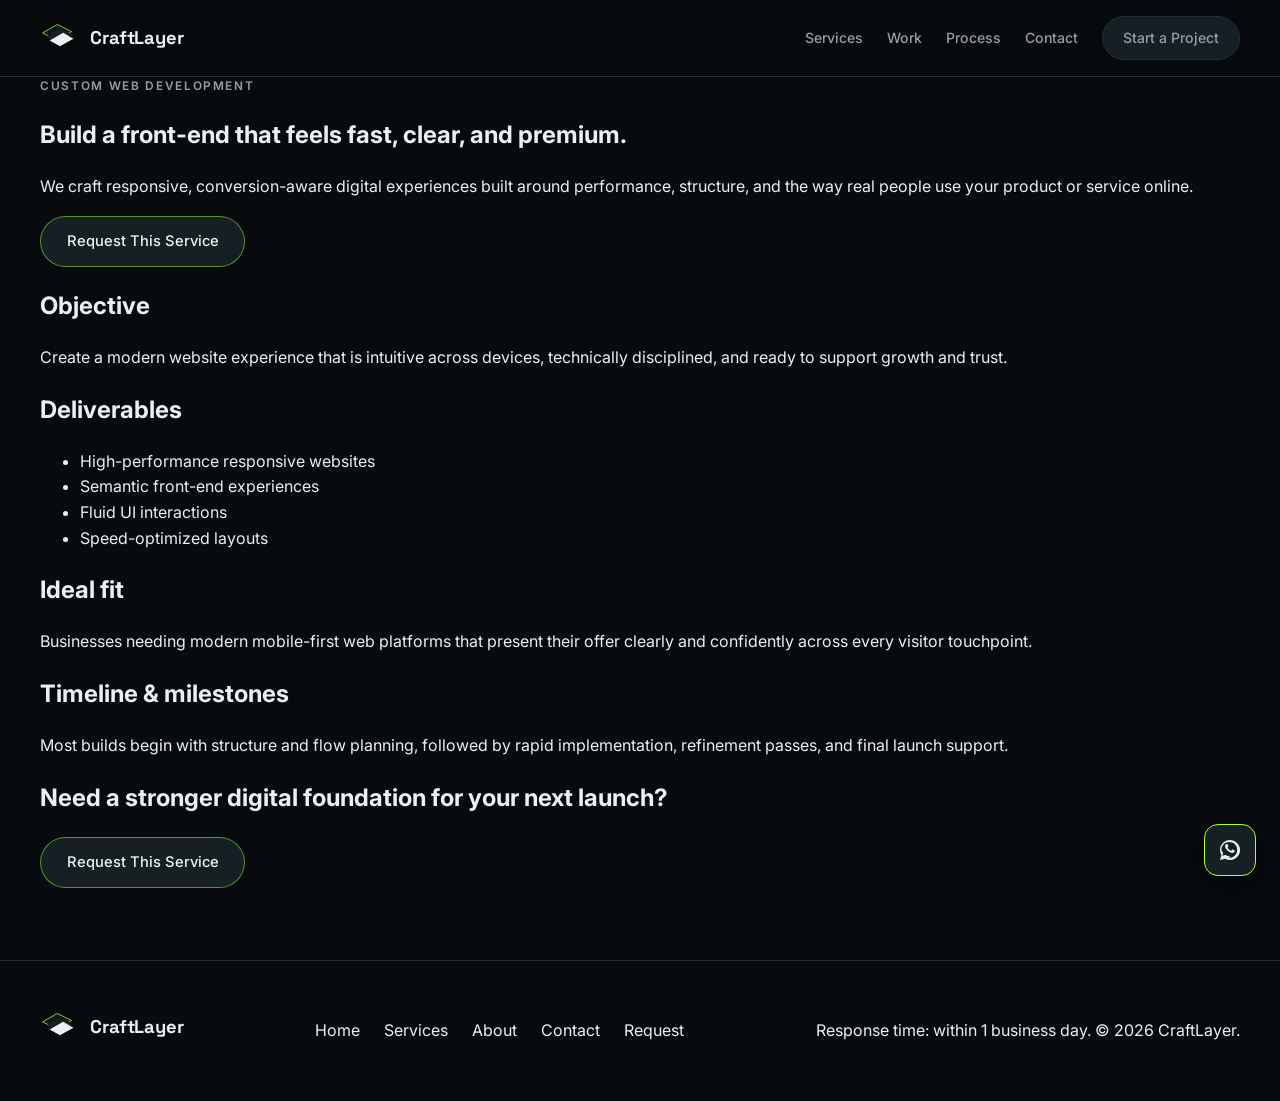
<file: service-web-development.html>
<!DOCTYPE html>
<html lang="en">
  <head>
    <meta charset="UTF-8" />
    <meta name="viewport" content="width=device-width, initial-scale=1.0" />
    <meta
      name="description"
      content="Custom Web Development services from CraftLayer."
    />
    <title>Custom Web Development | CraftLayer</title>
    <link rel="preconnect" href="https://fonts.googleapis.com" />
    <link rel="preconnect" href="https://fonts.gstatic.com" crossorigin />
    <link
      href="https://fonts.googleapis.com/css2?family=Inter:wght@400;500;600;700&family=Space+Grotesk:wght@500;600;700&display=swap"
      rel="stylesheet"
    />
    <link rel="stylesheet" href="assets/css/styles.css" />
  </head>
  <body>
    <header class="site-header">
      <div class="container navbar">
        <a href="index.html" class="brand" aria-label="CraftLayer home">
          <svg class="brand-mark" viewBox="0 0 56 56" role="img" aria-label="CraftLayer" xmlns="http://www.w3.org/2000/svg">
            <polygon points="4,20 27,7 49,18 26,31" fill="#10171C" stroke="#A7FF3F" stroke-width="1.2" stroke-linejoin="round" />
            <polygon points="9,26 31,13 51,23 29,36" fill="#151F24" />
            <polygon points="15,32 36,20 52,29 31,41" fill="#EAF2F1" />
          </svg>
          <span class="brand-wordmark">CraftLayer</span>
        </a>

        <nav aria-label="Primary navigation" class="nav-wrap">
          <button class="nav-toggle" type="button" aria-label="Toggle navigation" data-nav-toggle aria-expanded="false">
            Menu
          </button>
          <ul class="nav-menu" data-nav-menu>
            <li><a href="services.html">Services</a></li>
            <li><a href="index.html#work">Work</a></li>
            <li><a href="index.html#process">Process</a></li>
            <li><a href="contact.html">Contact</a></li>
            <li><a href="request.html" class="nav-cta">Start a Project</a></li>
          </ul>
        </nav>
      </div>
    </header>

    <main class="page-shell service-detail-page">
      <div class="container service-detail-shell">
        <section class="service-detail-header motif-web" aria-labelledby="service-title">
          <p class="section-kicker">Custom Web Development</p>
          <h1 id="service-title">Build a front-end that feels fast, clear, and premium.</h1>
          <p class="service-intro">
            We craft responsive, conversion-aware digital experiences built around performance, structure, and the way real people use your product or service online.
          </p>
          <div class="service-detail-actions">
            <a href="request.html?service=web-development" class="hero-button primary">Request This Service</a>
          </div>
        </section>

        <div class="service-detail-grid">
          <article class="service-detail-card">
            <h2>Objective</h2>
            <p>Create a modern website experience that is intuitive across devices, technically disciplined, and ready to support growth and trust.</p>
          </article>

          <article class="service-detail-card">
            <h2>Deliverables</h2>
            <ul class="detail-list">
              <li>High-performance responsive websites</li>
              <li>Semantic front-end experiences</li>
              <li>Fluid UI interactions</li>
              <li>Speed-optimized layouts</li>
            </ul>
          </article>

          <article class="service-detail-card">
            <h2>Ideal fit</h2>
            <p>Businesses needing modern mobile-first web platforms that present their offer clearly and confidently across every visitor touchpoint.</p>
          </article>

          <article class="service-detail-card">
            <h2>Timeline &amp; milestones</h2>
            <p>Most builds begin with structure and flow planning, followed by rapid implementation, refinement passes, and final launch support.</p>
          </article>
        </div>

        <div class="service-cta-band" aria-label="Request this service">
          <h2>Need a stronger digital foundation for your next launch?</h2>
          <a href="request.html?service=web-development" class="hero-button primary">Request This Service</a>
        </div>
      </div>
    </main>

    <footer class="site-footer">
      <div class="container footer-grid">
        <div>
          <a href="index.html" class="brand" aria-label="CraftLayer home">
            <svg class="brand-mark" viewBox="0 0 56 56" role="img" aria-label="CraftLayer" xmlns="http://www.w3.org/2000/svg">
              <polygon points="4,20 27,7 49,18 26,31" fill="#10171C" stroke="#A7FF3F" stroke-width="1.2" stroke-linejoin="round" />
              <polygon points="9,26 31,13 51,23 29,36" fill="#151F24" />
              <polygon points="15,32 36,20 52,29 31,41" fill="#EAF2F1" />
            </svg>
            <span class="brand-wordmark">CraftLayer</span>
          </a>
        </div>

        <nav class="footer-links" aria-label="Footer navigation">
          <a href="index.html">Home</a>
          <a href="services.html">Services</a>
          <a href="about.html">About</a>
          <a href="contact.html">Contact</a>
          <a href="request.html">Request</a>
        </nav>

        <div class="footer-copy">Response time: within 1 business day. © 2026 CraftLayer.</div>
      </div>
    </footer>

    <a class="fab-whatsapp" href="https://wa.me/923138024532" target="_blank" rel="noopener noreferrer" aria-label="Open WhatsApp chat with CraftLayer">
      <svg viewBox="0 0 24 24" width="24" height="24" aria-hidden="true" xmlns="http://www.w3.org/2000/svg">
        <path fill="currentColor" d="M19.05 4.95A9.9 9.9 0 0 0 12.02 2C6.47 2 2 6.47 2 12.02c0 1.78.47 3.52 1.36 5.05L2 22l5.05-1.35A9.98 9.98 0 0 0 12.02 22c5.55 0 10.02-4.47 10.02-10.02 0-2.67-1.04-5.18-2.99-7.03ZM12.02 18.3c-1.53 0-3.03-.41-4.32-1.19l-.31-.18-2.99.8.8-2.91-.2-.3A7.89 7.89 0 0 1 3.36 12c0-4.38 3.57-7.95 7.96-7.95 2.12 0 4.1.82 5.6 2.31a7.9 7.9 0 0 1 2.33 5.64c0 4.39-3.57 7.96-7.96 7.96Zm4.35-5.93c-.24-.13-1.42-.7-1.64-.78-.22-.08-.38-.13-.54.13-.16.24-.62.78-.76.94-.14.16-.28.18-.52.06-.24-.12-1.03-.38-1.96-1.21-.72-.64-1.21-1.43-1.35-1.67-.14-.24-.02-.37.11-.49.11-.11.24-.28.36-.42.12-.14.16-.24.24-.4.08-.16.04-.3-.02-.42-.06-.13-.54-1.3-.74-1.78-.2-.47-.4-.4-.54-.41h-.46c-.16 0-.42.06-.64.3-.22.24-.84.82-.84 2s.86 2.32.98 2.48c.12.16 1.67 2.56 4.03 3.58.56.24.99.39 1.33.5.56.18 1.07.15 1.47.09.45-.07 1.42-.58 1.62-1.14.2-.56.2-1.04.14-1.14-.07-.1-.22-.16-.46-.29Z"/>
      </svg>
    </a>

    <script src="assets/js/data.js"></script>
    <script src="assets/js/main.js"></script>
  </body>
</html>
</file>
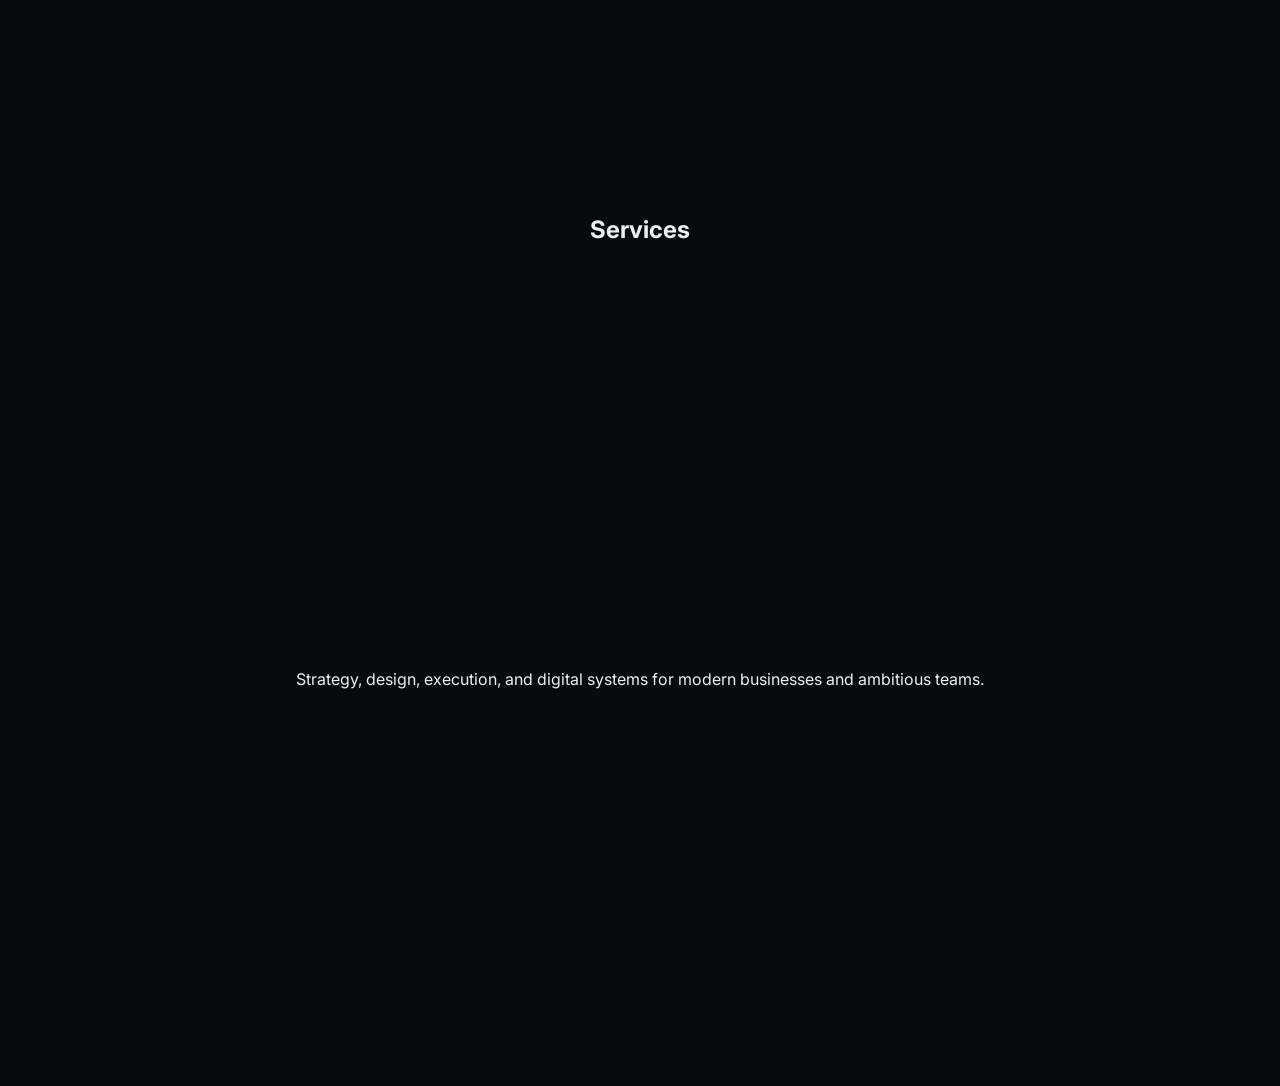
<file: services.html>
<!DOCTYPE html>
<html lang="en">
  <head>
    <meta charset="UTF-8" />
    <meta name="viewport" content="width=device-width, initial-scale=1.0" />
    <meta name="description" content="CraftLayer services overview." />
    <title>Services | CraftLayer</title>
    <link rel="preconnect" href="https://fonts.googleapis.com" />
    <link rel="preconnect" href="https://fonts.gstatic.com" crossorigin />
    <link
      href="https://fonts.googleapis.com/css2?family=Inter:wght@400;500;600;700&family=Space+Grotesk:wght@500;600;700&display=swap"
      rel="stylesheet"
    />
    <link rel="stylesheet" href="assets/css/styles.css" />
  </head>
  <body>
    <header class="site-header">
      <div class="container navbar">
        <a href="index.html" class="brand" aria-label="CraftLayer home">
          <svg
            class="brand-mark"
            viewBox="0 0 56 56"
            role="img"
            aria-label="CraftLayer"
            xmlns="http://www.w3.org/2000/svg"
          >
            <polygon points="4,20 27,7 49,18 26,31" fill="#10171C" stroke="#A7FF3F" stroke-width="1.2" stroke-linejoin="round" />
            <polygon points="9,26 31,13 51,23 29,36" fill="#151F24" />
            <polygon points="15,32 36,20 52,29 31,41" fill="#EAF2F1" />
          </svg>
          <span class="brand-wordmark">CraftLayer</span>
        </a>

        <nav aria-label="Primary navigation" class="nav-wrap">
          <button class="nav-toggle" type="button" aria-label="Toggle navigation" data-nav-toggle aria-expanded="false">
            Menu
          </button>
          <ul class="nav-menu" data-nav-menu>
            <li><a href="services.html">Services</a></li>
            <li><a href="index.html#work">Work</a></li>
            <li><a href="index.html#process">Process</a></li>
            <li><a href="contact.html">Contact</a></li>
            <li><a href="request.html" class="nav-cta">Start a Project</a></li>
          </ul>
        </nav>
      </div>
    </header>

    <main class="page-shell">
      <div class="container">
        <section class="page-intro" aria-labelledby="services-title">
          <h1 id="services-title">Services</h1>
          <p>Strategy, design, execution, and digital systems for modern businesses and ambitious teams.</p>
        </section>

        <section class="catalog-shell" aria-labelledby="catalog-title">
          <div class="catalog-toolbar">
            <div class="section-heading compact">
              <p class="section-kicker">Service catalog</p>
              <h2 id="catalog-title">All the disciplines behind a sharper digital presence.</h2>
            </div>

            <div class="filter-tabs" role="tablist" aria-label="Service filters">
              <button class="filter-tab is-active" type="button" data-filter="all" aria-pressed="true">All</button>
              <button class="filter-tab" type="button" data-filter="design-ui" aria-pressed="false">Design &amp; UI</button>
              <button class="filter-tab" type="button" data-filter="code-web" aria-pressed="false">Code &amp; Web</button>
              <button class="filter-tab" type="button" data-filter="media-growth" aria-pressed="false">Media &amp; Growth</button>
            </div>
          </div>

          <div id="catalog-services-grid" class="service-bento-grid catalog-grid" aria-live="polite"></div>
        </section>
      </div>
    </main>

    <footer class="site-footer">
      <div class="container footer-grid">
        <div>
          <a href="index.html" class="brand" aria-label="CraftLayer home">
            <svg class="brand-mark" viewBox="0 0 56 56" role="img" aria-label="CraftLayer" xmlns="http://www.w3.org/2000/svg">
              <polygon points="4,20 27,7 49,18 26,31" fill="#10171C" stroke="#A7FF3F" stroke-width="1.2" stroke-linejoin="round" />
              <polygon points="9,26 31,13 51,23 29,36" fill="#151F24" />
              <polygon points="15,32 36,20 52,29 31,41" fill="#EAF2F1" />
            </svg>
            <span class="brand-wordmark">CraftLayer</span>
          </a>
        </div>

        <nav class="footer-links" aria-label="Footer navigation">
          <a href="index.html">Home</a>
          <a href="services.html">Services</a>
          <a href="about.html">About</a>
          <a href="contact.html">Contact</a>
          <a href="request.html">Request</a>
        </nav>

        <div class="footer-copy">Response time: within 1 business day. © 2026 CraftLayer.</div>
      </div>
    </footer>

    <a
      class="fab-whatsapp"
      href="https://wa.me/923138024532"
      target="_blank"
      rel="noopener noreferrer"
      aria-label="Open WhatsApp chat with CraftLayer"
    >
      <svg viewBox="0 0 24 24" width="24" height="24" aria-hidden="true" xmlns="http://www.w3.org/2000/svg">
        <path fill="currentColor" d="M19.05 4.95A9.9 9.9 0 0 0 12.02 2C6.47 2 2 6.47 2 12.02c0 1.78.47 3.52 1.36 5.05L2 22l5.05-1.35A9.98 9.98 0 0 0 12.02 22c5.55 0 10.02-4.47 10.02-10.02 0-2.67-1.04-5.18-2.99-7.03ZM12.02 18.3c-1.53 0-3.03-.41-4.32-1.19l-.31-.18-2.99.8.8-2.91-.2-.3A7.89 7.89 0 0 1 3.36 12c0-4.38 3.57-7.95 7.96-7.95 2.12 0 4.1.82 5.6 2.31a7.9 7.9 0 0 1 2.33 5.64c0 4.39-3.57 7.96-7.96 7.96Zm4.35-5.93c-.24-.13-1.42-.7-1.64-.78-.22-.08-.38-.13-.54.13-.16.24-.62.78-.76.94-.14.16-.28.18-.52.06-.24-.12-1.03-.38-1.96-1.21-.72-.64-1.21-1.43-1.35-1.67-.14-.24-.02-.37.11-.49.11-.11.24-.28.36-.42.12-.14.16-.24.24-.4.08-.16.04-.3-.02-.42-.06-.13-.54-1.3-.74-1.78-.2-.47-.4-.4-.54-.41h-.46c-.16 0-.42.06-.64.3-.22.24-.84.82-.84 2s.86 2.32.98 2.48c.12.16 1.67 2.56 4.03 3.58.56.24.99.39 1.33.5.56.18 1.07.15 1.47.09.45-.07 1.42-.58 1.62-1.14.2-.56.2-1.04.14-1.14-.07-.1-.22-.16-.46-.29Z"/>
      </svg>
    </a>

    <script src="assets/js/data.js"></script>
    <script src="assets/js/main.js"></script>
  </body>
</html>
</file>
<file: assets/css/styles.css>
/* ==========================================================
   CRAFTLAYER — KINETIC ENGINE & OBSIDIAN DESIGN SYSTEM
   ========================================================== */

:root {
  --bg: #070B0D;
  --surface: #10171C;
  --surface-elevated: #151F24;
  --border: #223038;
  --border-focus: #2e434e;
  --accent: #A7FF3F;
  --heading: #EAF2F1;
  --body: #91A2A6;
  --radius: 14px;
  --container: 1200px;
  --marquee-duration: 60s;
  --ease-out: cubic-bezier(0.16, 1, 0.3, 1);
  --ease-spring: cubic-bezier(0.34, 1.56, 0.64, 1);
}

* {
  box-sizing: border-box;
}

html {
  scroll-behavior: smooth;
}

body {
  margin: 0;
  background: var(--bg);
  color: var(--heading);
  font-family: 'Inter', system-ui, -apple-system, sans-serif;
  font-weight: 400;
  line-height: 1.6;
  overflow-x: hidden;
}

img, svg, video {
  display: block;
  max-width: 100%;
}

a {
  color: inherit;
  text-decoration: none;
}

button, input, select, textarea {
  font: inherit;
}

:focus-visible {
  outline: 2px solid var(--accent);
  outline-offset: 3px;
  border-radius: 6px;
}

.container {
  width: min(calc(100% - 2.5rem), var(--container));
  margin: 0 auto;
}

.page-intro {
  position: fixed;
  inset: 0;
  z-index: 200;
  display: grid;
  place-items: center;
  background: var(--bg);
  opacity: 1;
  visibility: visible;
  transition: opacity 360ms var(--ease-out), visibility 0s linear 360ms;
}

.page-intro-brand {
  display: inline-flex;
  align-items: center;
  gap: 0.9rem;
  overflow: hidden;
}

.page-intro-mark {
  width: 44px;
  height: 44px;
  animation: introMarkSettle 0.85s var(--ease-out) both;
}

.page-intro-wordmark {
  color: var(--heading);
  font-family: 'Space Grotesk', system-ui, sans-serif;
  font-size: clamp(1.35rem, 3vw, 2rem);
  font-weight: 700;
  opacity: 0;
  transform: translateY(0.8em);
  animation: introWordReveal 0.7s 0.25s var(--ease-out) forwards;
}

@keyframes introMarkSettle {
  0% { opacity: 0; transform: scale(0.88) rotate(-8deg); }
  70% { opacity: 1; transform: scale(1.02) rotate(1deg); }
  100% { opacity: 1; transform: scale(1) rotate(0); }
}

@keyframes introWordReveal {
  to { opacity: 1; transform: translateY(0); }
}

body.intro-active > *:not(.page-intro) {
  visibility: hidden;
}

body.intro-complete .page-intro {
  opacity: 0;
  visibility: hidden;
}

/* ==========================================================
   1. SITE HEADER & KINETIC LOGO ENTRANCE
   ========================================================== */
.site-header {
  position: sticky;
  top: 0;
  z-index: 50;
  background: rgba(7, 11, 13, 0.92);
  backdrop-filter: blur(14px);
  -webkit-backdrop-filter: blur(14px);
  border-bottom: 1px solid var(--border);
  animation: headerDrop 0.6s var(--ease-out) forwards;
}

@keyframes headerDrop {
  from { transform: translateY(-100%); opacity: 0; }
  to { transform: translateY(0); opacity: 1; }
}

.navbar {
  display: flex;
  align-items: center;
  justify-content: space-between;
  min-height: 76px;
  gap: 1.5rem;
}

.brand {
  display: inline-flex;
  align-items: center;
  gap: 0.9rem;
  color: var(--heading);
  font-weight: 600;
}

.brand-mark {
  width: 36px;
  height: 36px;
  flex: 0 0 36px;
  animation: logoSettle 0.8s var(--ease-spring) forwards;
}

@keyframes logoSettle {
  0% { transform: scale(0.7) rotate(-20deg); opacity: 0; }
  100% { transform: scale(1) rotate(0deg); opacity: 1; }
}

.brand-wordmark {
  font-family: 'Space Grotesk', system-ui, sans-serif;
  font-size: 1.15rem;
  font-weight: 700;
  letter-spacing: -0.01em;
  color: var(--heading);
}

.nav-menu {
  display: flex;
  align-items: center;
  gap: 1.5rem;
  list-style: none;
  margin: 0;
  padding: 0;
}

.nav-menu a {
  color: var(--body);
  font-size: 0.88rem;
  font-weight: 500;
  transition: color 180ms ease;
}

.nav-menu a:hover,
.nav-menu a:focus-visible {
  color: var(--heading);
}

.nav-wrap {
  position: relative;
}

.nav-cta {
  display: inline-flex;
  align-items: center;
  justify-content: center;
  min-height: 42px;
  padding: 0.6rem 1.25rem;
  border: 1px solid var(--border);
  border-radius: 999px;
  background: var(--surface-elevated);
  color: var(--heading);
  font-weight: 500;
  font-size: 0.88rem;
  transition: transform 180ms ease, border-color 180ms ease, background 180ms ease;
}

.nav-cta:hover,
.nav-cta:focus-visible {
  transform: translateY(-2px);
  border-color: var(--accent);
  background: var(--surface);
}

.nav-toggle {
  display: none;
  width: 44px;
  height: 40px;
  border: 1px solid var(--border);
  border-radius: 8px;
  background: var(--surface);
  color: var(--heading);
  cursor: pointer;
}

/* ==========================================================
   2. HERO SECTION & CINEMATIC REVEAL
   ========================================================== */
.home-hero {
  position: relative;
  width: 100%;
  min-height: 92vh;
  padding: clamp(5rem, 10vw, 8rem) max(1.25rem, calc((100% - var(--container)) / 2)) 4rem;
  overflow: hidden;
}

.hero-grid {
  position: relative;
  z-index: 1;
  display: flex;
  min-height: calc(92vh - 4rem);
  align-items: center;
}

.hero-copy {
  max-width: 680px;
  position: relative;
  z-index: 2;
}

.hero-copy::after {
  content: "";
  position: absolute;
  inset: -3rem -12rem -4rem -3rem;
  z-index: -1;
  background: radial-gradient(ellipse at left center, rgba(7, 11, 13, 0.86), rgba(7, 11, 13, 0.36) 58%, transparent 78%);
  pointer-events: none;
}

.hero-kicker,
.hero-copy p,
.hero-actions {
  opacity: 0;
  transform: translateY(24px);
  animation: heroCinematic 0.8s var(--ease-out) forwards;
}

.hero-kicker { animation-delay: 0.15s; }
.hero-copy p { animation-delay: 0.45s; }
.hero-actions { animation-delay: 0.6s; }

@keyframes heroCinematic {
  to {
    opacity: 1;
    transform: translateY(0);
  }
}

.hero-kicker {
  display: inline-flex;
  align-items: center;
  gap: 0.75rem;
  margin-bottom: 1.2rem;
  color: var(--body);
  font-size: 0.75rem;
  font-weight: 600;
  letter-spacing: 0.15em;
  text-transform: uppercase;
}

.hero-kicker::before {
  content: "";
  width: 28px;
  height: 1px;
  background: var(--accent);
}

.hero-copy h1 {
  margin: 0 0 1.25rem;
  color: var(--heading);
  font-family: 'Space Grotesk', system-ui, sans-serif;
  font-weight: 700;
  font-size: clamp(2.8rem, 5.2vw, 4.6rem);
  line-height: 1.02;
  letter-spacing: -0.05em;
}

.hero-word {
  display: inline-block;
  opacity: 0;
  transform: translateY(0.7em);
  animation: heroWordReveal 0.75s var(--ease-out) forwards;
}

@keyframes heroWordReveal {
  to {
    opacity: 1;
    transform: translateY(0);
  }
}

.hero-copy p {
  margin: 0;
  max-width: 580px;
  color: var(--body);
  font-size: 1.05rem;
  line-height: 1.65;
}

.hero-actions {
  display: flex;
  flex-wrap: wrap;
  gap: 1rem;
  margin-top: 2.2rem;
}

.hero-button {
  display: inline-flex;
  align-items: center;
  justify-content: center;
  min-height: 48px;
  padding: 0.8rem 1.6rem;
  border: 1px solid var(--border);
  border-radius: 999px;
  background: var(--surface);
  color: var(--heading);
  font-weight: 500;
  font-size: 0.92rem;
  transition: transform 180ms ease, border-color 180ms ease, background 180ms ease;
}

.hero-button:hover,
.hero-button:focus-visible {
  transform: translateY(-2px);
  border-color: var(--accent);
  background: var(--surface-elevated);
}

.hero-button.primary {
  background: var(--surface-elevated);
  border-color: rgba(167, 255, 63, 0.5);
}

/* Floating Studio Canvas in Hero */
.hero-media-wrap {
  position: absolute;
  inset: 0;
  z-index: 0;
  border-radius: 0;
  background: var(--bg);
  overflow: hidden;
  box-shadow: none;
  opacity: 0;
  transform: scale(1.01);
  animation: heroMediaReveal 0.9s 0.35s var(--ease-out) forwards;
}

@keyframes heroMediaReveal {
  to {
    opacity: 1;
    transform: translateY(0) scale(1);
  }
}

.hero-media-wrap:hover {
  border-color: var(--border-focus);
}

.hero-img-banner {
  position: relative;
  z-index: 1;
  width: 100%;
  height: 100%;
  object-fit: cover;
  object-position: center center;
  transition: transform 0.6s var(--ease-out);
}

.hero-media-wrap::after {
  content: "";
  position: absolute;
  inset: 0;
  background: linear-gradient(90deg, rgba(7, 11, 13, 0.9) 0%, rgba(7, 11, 13, 0.58) 38%, rgba(7, 11, 13, 0.16) 78%, rgba(7, 11, 13, 0.32) 100%), linear-gradient(0deg, rgba(7, 11, 13, 0.55), transparent 45%);
  pointer-events: none;
}

.hero-media-overlay {
  position: absolute;
  inset: auto 0 0 0;
  padding: 1.25rem;
  background: linear-gradient(180deg, transparent 0%, rgba(7, 11, 13, 0.95) 100%);
  display: flex;
  justify-content: flex-start;
  align-items: flex-end;
  gap: 0.55rem;
  flex-wrap: wrap;
}

.hero-media-overlay span {
  padding: 0.35rem 0.55rem;
  border: 1px solid rgba(234, 242, 241, 0.42);
  border-radius: 999px;
  color: var(--heading);
  background: rgba(7, 11, 13, 0.62);
  font-size: 0.7rem;
  font-weight: 600;
  letter-spacing: 0.04em;
}

/* ==========================================================
   3. VISUAL SERVICES MARQUEE
   ========================================================== */
.services-marquee {
  position: relative;
  overflow: hidden;
  min-height: 250px;
  border-top: 1px solid var(--border);
  border-bottom: 1px solid var(--border);
  background: var(--surface);
  margin-top: 1.5rem;
  padding: 1rem 0;
}

.services-marquee::before,
.services-marquee::after {
  content: "";
  position: absolute;
  top: 0;
  bottom: 0;
  width: clamp(48px, 10vw, 140px);
  z-index: 2;
  pointer-events: none;
}

.services-marquee::before {
  left: 0;
  background: linear-gradient(90deg, var(--bg), transparent);
}

.services-marquee::after {
  right: 0;
  background: linear-gradient(270deg, var(--bg), transparent);
}

.marquee-track {
  display: flex;
  width: max-content;
  animation: marqueeLoop var(--marquee-duration) linear infinite;
  will-change: transform;
}

.marquee-group {
  flex-shrink: 0;
  display: flex;
  align-items: center;
  gap: clamp(0.7rem, 1.6vw, 1.5rem);
  padding: 0 clamp(0.7rem, 1.6vw, 1.5rem);
}

@keyframes marqueeLoop {
  from { transform: translateX(0); }
  to { transform: translateX(-50%); }
}

.marquee-tile {
  position: relative;
  flex: 0 0 clamp(170px, 17vw, 220px);
  aspect-ratio: 16 / 10;
  overflow: hidden;
  border: 1px solid var(--border);
  border-radius: 28px;
  background: var(--surface-elevated);
  opacity: var(--tile-opacity, 0.78);
  transform: translateY(var(--tile-y, 0)) scale(var(--tile-scale, 1));
  transition: opacity 420ms var(--ease-out), transform 520ms var(--ease-out), border-color 220ms ease, filter 420ms var(--ease-out);
  filter: saturate(0.92) brightness(0.78);
  will-change: transform, opacity;
}

.marquee-tile.is-active {
  filter: saturate(1.08) brightness(1);
}

.marquee-tile:nth-child(2n) {
  --tile-y: 0.55rem;
  flex-basis: clamp(180px, 18vw, 220px);
}

.marquee-tile:nth-child(3n) {
  --tile-y: -0.4rem;
  flex-basis: clamp(170px, 16vw, 205px);
  border-radius: 24px;
}

.marquee-tile:nth-child(5n) {
  --tile-y: 0.2rem;
  flex-basis: clamp(190px, 18vw, 220px);
  border-radius: 32px;
}

.marquee-tile img {
  width: 100%;
  height: 100%;
  object-fit: cover;
  filter: saturate(1.08);
  transition: transform 500ms var(--ease-out), filter 220ms ease;
}

.marquee-tile::after {
  content: "";
  position: absolute;
  inset: 0;
  background: linear-gradient(180deg, transparent 36%, rgba(7, 11, 13, 0.86) 100%);
}

.marquee-tile-label {
  position: absolute;
  right: 0.55rem;
  bottom: 0.7rem;
  left: 0.55rem;
  z-index: 1;
  color: var(--heading);
  font-family: 'Space Grotesk', sans-serif;
  font-size: clamp(0.82rem, 1.25vw, 1.05rem);
  font-weight: 600;
  line-height: 1.15;
  text-align: center;
  text-wrap: balance;
  text-shadow: 0 2px 16px rgba(0, 0, 0, 0.75);
}

.marquee-tile:hover {
  border-color: var(--border-focus);
}

.marquee-tile:hover img {
  filter: saturate(1.14);
}

@media (max-width: 768px) {
  .services-marquee {
    min-height: 220px;
    padding: 1rem 0;
  }
}

.motion-ready .reveal-on-scroll {
  opacity: 0;
  transform: translateY(24px);
  transition: opacity 700ms var(--ease-out), transform 700ms var(--ease-out);
}

.motion-ready .reveal-on-scroll.is-revealed {
  opacity: 1;
  transform: translateY(0);
}

.motion-ready .service-card:nth-child(2),
.motion-ready .process-card:nth-child(2),
.motion-ready .work-card:nth-child(2) {
  transition-delay: 80ms;
}

.motion-ready .service-card:nth-child(3),
.motion-ready .process-card:nth-child(3),
.motion-ready .work-card:nth-child(3) {
  transition-delay: 160ms;
}

/* ==========================================================
   4. BENTO SERVICES GRID (Rich Image Cards)
   ========================================================== */
.home-services-section,
.selected-work-section,
.catalog-shell {
  padding-top: 4.5rem;
}

.section-heading {
  display: flex;
  flex-direction: column;
  gap: 0.6rem;
  margin-bottom: 2.2rem;
}

.section-kicker {
  margin: 0;
  color: var(--body);
  font-size: 0.74rem;
  font-weight: 600;
  letter-spacing: 0.14em;
  text-transform: uppercase;
}

.section-heading h2 {
  margin: 0;
  font-family: 'Space Grotesk', sans-serif;
  font-weight: 700;
  font-size: clamp(2rem, 3.5vw, 2.9rem);
  line-height: 1.1;
  letter-spacing: -0.04em;
  color: var(--heading);
}

.service-bento-grid {
  display: grid;
  grid-template-columns: repeat(12, minmax(0, 1fr));
  gap: 1.25rem;
}

.catalog-grid {
  grid-template-columns: repeat(3, minmax(0, 1fr));
}

.catalog-grid .service-card {
  grid-column: span 1;
  min-width: 0;
}

.service-card {
  position: relative;
  display: flex;
  flex-direction: column;
  justify-content: space-between;
  min-height: 280px;
  padding: 1.4rem;
  border: 1px solid var(--border);
  border-radius: var(--radius);
  background: linear-gradient(180deg, var(--surface-elevated), var(--surface));
  overflow: hidden;
  transition: transform 220ms var(--ease-out), border-color 220ms ease, box-shadow 220ms ease;
}

.service-card:hover,
.service-card:focus-within {
  transform: translateY(-4px);
  border-color: rgba(167, 255, 63, 0.4);
  box-shadow: 0 20px 40px rgba(0, 0, 0, 0.45);
}

.service-card--brand { grid-column: span 5; }
.service-card--web { grid-column: span 7; }
.service-card--ux { grid-column: span 4; }
.service-card--ai { grid-column: span 4; }
.service-card--video { grid-column: span 4; }
.service-card--social-media-marketing { grid-column: span 12; }

.service-card-top {
  display: flex;
  align-items: center;
  justify-content: space-between;
  gap: 0.75rem;
  margin-bottom: 1rem;
}

.service-card-label {
  display: inline-flex;
  align-items: center;
  padding: 0.35rem 0.65rem;
  border: 1px solid var(--border);
  border-radius: 999px;
  color: var(--body);
  background: rgba(7, 11, 13, 0.5);
  font-size: 0.68rem;
  font-weight: 600;
  letter-spacing: 0.08em;
  text-transform: uppercase;
}

.service-card-ornament {
  width: 8px;
  height: 8px;
  border: 1px solid var(--accent);
  border-radius: 50%;
}

.service-card h3 {
  margin: 0.5rem 0 0.8rem;
  color: var(--heading);
  font-family: 'Space Grotesk', sans-serif;
  font-weight: 600;
  letter-spacing: -0.03em;
  line-height: 1.15;
  font-size: clamp(1.4rem, 2vw, 1.85rem);
}

.service-tags {
  display: flex;
  flex-wrap: wrap;
  gap: 0.5rem;
  padding: 0;
  margin: 0 0 1.2rem;
  list-style: none;
}

.service-tags li {
  display: inline-flex;
  align-items: center;
  padding: 0.3rem 0.6rem;
  border: 1px solid var(--border);
  border-radius: 999px;
  background: rgba(7, 11, 13, 0.45);
  color: var(--body);
  font-size: 0.72rem;
}

.service-link {
  display: inline-flex;
  align-items: center;
  align-self: flex-start;
  min-height: 38px;
  padding: 0.5rem 1rem;
  border: 1px solid var(--border);
  border-radius: 999px;
  color: var(--heading);
  background: rgba(7, 11, 13, 0.3);
  font-size: 0.82rem;
  font-weight: 500;
  transition: border-color 180ms ease, transform 180ms ease, background 180ms ease;
}

.service-link:hover,
.service-link:focus-visible {
  transform: translateY(-1px);
  border-color: var(--accent);
  background: var(--surface-elevated);
}

/* ==========================================================
   5. SELECTED WORK WITH REAL LOOPING VIDEO & IMAGES
   ========================================================== */
.selected-work-grid {
  display: grid;
  grid-template-columns: repeat(3, minmax(0, 1fr));
  gap: 1.25rem;
}

.work-card {
  position: relative;
  display: flex;
  flex-direction: column;
  padding: 1.2rem;
  border: 1px solid var(--border);
  border-radius: var(--radius);
  background: linear-gradient(180deg, var(--surface-elevated), var(--surface));
  transition: transform 220ms var(--ease-out), border-color 220ms ease, box-shadow 220ms ease;
}

.work-card:hover,
.work-card:focus-within {
  transform: translateY(-2px);
  border-color: rgba(167, 255, 63, 0.4);
  box-shadow: 0 20px 40px rgba(0, 0, 0, 0.45);
}

.work-media-box {
  position: relative;
  height: 200px;
  border-radius: 10px;
  overflow: hidden;
  border: 1px solid var(--border);
  background: #000;
}

.work-media-box img,
.work-media-box video {
  width: 100%;
  height: 100%;
  object-fit: cover;
  transition: opacity 800ms cubic-bezier(.22, 1, .36, 1), transform 800ms cubic-bezier(.22, 1, .36, 1);
}

.work-card:hover .work-media-box img,
.work-card:hover .work-media-box video {
  transform: scale(1.03);
}

.motion-ready .work-visual {
  opacity: 0;
  transform: translateY(24px) scale(1.04);
}

.motion-ready .work-visual.is-revealed {
  opacity: 1;
  transform: translateY(0) scale(1);
}

.motion-ready .work-card:nth-child(2) .work-visual {
  transition-delay: 110ms;
}

.motion-ready .work-card:nth-child(3) .work-visual {
  transition-delay: 220ms;
}

/* Live Video Scanline Animation */
.video-scanline {
  position: absolute;
  top: 0;
  left: -100%;
  width: 100%;
  height: 2px;
  background: var(--accent);
  box-shadow: 0 0 12px var(--accent);
  animation: scanProgress 3s cubic-bezier(0.4, 0, 0.2, 1) infinite;
  z-index: 3;
}

@keyframes scanProgress {
  0% { left: -100%; }
  100% { left: 100%; }
}

/* Audio Waveform Bars */
.waveform-bars {
  display: flex;
  align-items: center;
  gap: 3px;
  height: 18px;
}

.waveform-bars span {
  width: 3px;
  background-color: var(--accent);
  border-radius: 2px;
  animation: waveMotion 1.2s ease-in-out infinite alternate;
}

.waveform-bars span:nth-child(1) { height: 6px; animation-delay: 0.1s; }
.waveform-bars span:nth-child(2) { height: 16px; animation-delay: 0.3s; }
.waveform-bars span:nth-child(3) { height: 10px; animation-delay: 0.15s; }
.waveform-bars span:nth-child(4) { height: 18px; animation-delay: 0.4s; }

@keyframes waveMotion {
  0% { transform: scaleY(0.3); opacity: 0.4; }
  100% { transform: scaleY(1.1); opacity: 1; }
}

.work-badge {
  display: inline-flex;
  align-items: center;
  align-self: flex-start;
  padding: 0.32rem 0.6rem;
  border: 1px solid var(--border);
  border-radius: 999px;
  color: var(--body);
  background: rgba(7, 11, 13, 0.5);
  font-size: 0.68rem;
  font-weight: 600;
  letter-spacing: 0.08em;
  text-transform: uppercase;
}

.work-card h3 {
  margin: 1rem 0 0.5rem;
  color: var(--heading);
  font-family: 'Space Grotesk', sans-serif;
  font-weight: 600;
  letter-spacing: -0.03em;
  font-size: clamp(1.3rem, 1.8vw, 1.6rem);
}

.work-card p {
  margin: 0;
  color: var(--body);
  font-size: 0.92rem;
  line-height: 1.55;
}

/* ==========================================================
   6. AGENCY PROCESS (3 Stages)
   ========================================================== */
.process-grid {
  display: grid;
  grid-template-columns: repeat(3, minmax(0, 1fr));
  gap: 1.25rem;
}

.process-card {
  position: relative;
  background: var(--surface);
  border: 1px solid var(--border);
  border-radius: var(--radius);
  padding: 1.6rem;
  min-height: 220px;
}

.process-step {
  display: inline-flex;
  align-items: center;
  justify-content: center;
  min-width: 42px;
  height: 42px;
  margin-bottom: 1.2rem;
  border: 1px solid var(--border);
  border-radius: 50%;
  color: var(--heading);
  font-family: 'Space Grotesk', sans-serif;
  font-size: 0.85rem;
  font-weight: 600;
  background: var(--surface-elevated);
}

.process-card h3 {
  margin: 0 0 0.75rem;
  color: var(--heading);
  font-family: 'Space Grotesk', sans-serif;
  font-weight: 600;
  font-size: clamp(1.35rem, 2vw, 1.75rem);
  line-height: 1.1;
  letter-spacing: -0.03em;
}

.process-card p {
  margin: 0;
  color: var(--body);
  font-size: 0.92rem;
}

/* ==========================================================
   7. PROJECT REQUEST FORM
   ========================================================== */
.form-shell {
  width: min(100%, 780px);
  margin: 0 auto;
  padding: 2rem;
  border: 1px solid var(--border);
  border-radius: var(--radius);
  background: linear-gradient(180deg, var(--surface-elevated), var(--surface));
}

.form-shell h2 {
  margin: 0 0 1.75rem;
  color: var(--heading);
  font-family: 'Space Grotesk', sans-serif;
  font-size: clamp(1.6rem, 3vw, 2.15rem);
  line-height: 1.1;
}

.generic-form {
  display: grid;
  gap: 1.2rem;
  min-width: 0;
}

.field {
  display: grid;
  gap: 0.5rem;
  min-width: 0;
}

.field label {
  color: var(--heading);
  font-size: 0.82rem;
  font-weight: 600;
}

.field input,
.field select,
.field textarea {
  width: 100%;
  min-width: 0;
  border: 1px solid var(--border);
  border-radius: 8px;
  background: var(--bg);
  color: var(--heading);
  font: inherit;
  font-size: 0.95rem;
  line-height: 1.5;
  padding: 0.8rem 0.9rem;
  transition: border-color 180ms ease, box-shadow 180ms ease, background 180ms ease;
}

.field select {
  appearance: none;
  background-color: var(--bg);
  background-image: linear-gradient(45deg, transparent 50%, var(--body) 50%), linear-gradient(135deg, var(--body) 50%, transparent 50%);
  background-position: calc(100% - 1.1rem) 50%, calc(100% - 0.75rem) 50%;
  background-repeat: no-repeat;
  background-size: 0.35rem 0.35rem, 0.35rem 0.35rem;
  padding-right: 2.25rem;
}

.field textarea {
  min-height: 8rem;
  resize: vertical;
}

.field input::placeholder,
.field textarea::placeholder {
  color: var(--body);
}

.field input:focus,
.field select:focus,
.field textarea:focus {
  outline: none;
  border-color: var(--accent);
  box-shadow: 0 0 0 3px rgba(167, 255, 63, 0.12);
  background: var(--surface);
}

.field.has-error input,
.field.has-error select,
.field.has-error textarea {
  border-color: #d86b6b;
}

.error-message {
  min-height: 0;
  color: #ef9494;
  font-size: 0.78rem;
}

.submit-row {
  display: flex;
  align-items: center;
  gap: 1rem;
  margin-top: 0.4rem;
  padding-top: 0.4rem;
  border-top: 1px solid var(--border);
}

.submit-button {
  flex: 0 0 auto;
  cursor: pointer;
}

.submit-button:disabled {
  cursor: wait;
  opacity: 0.65;
}

.form-note {
  color: var(--body);
  font-size: 0.78rem;
  line-height: 1.45;
}

.form-status {
  padding: 0.9rem 1rem;
  border: 1px solid rgba(167, 255, 63, 0.35);
  border-radius: 8px;
  background: rgba(167, 255, 63, 0.08);
  color: var(--body);
  font-size: 0.86rem;
}

.form-status strong {
  color: var(--accent);
}

/* ==========================================================
   8. FLOATING WHATSAPP & FOOTER
   ========================================================== */
.fab-whatsapp {
  position: fixed;
  right: 1.5rem;
  bottom: 1.5rem;
  width: 52px;
  height: 52px;
  border: 1px solid var(--accent);
  border-radius: 14px;
  background: var(--surface-elevated);
  color: var(--heading);
  display: inline-flex;
  align-items: center;
  justify-content: center;
  box-shadow: 0 8px 24px rgba(0, 0, 0, 0.5);
  z-index: 99;
  transition: transform 180ms ease, background 180ms ease;
}

.fab-whatsapp:hover,
.fab-whatsapp:focus-visible {
  transform: translateY(-3px) scale(1.05);
  background: var(--surface);
}

.site-footer {
  border-top: 1px solid var(--border);
  background: var(--bg);
  padding: 3rem 0;
  margin-top: 4.5rem;
}

.footer-grid {
  display: flex;
  justify-content: space-between;
  gap: 1.5rem;
  align-items: center;
  flex-wrap: wrap;
}

.footer-links {
  display: flex;
  flex-wrap: wrap;
  gap: 1.5rem;
}

.social-link {
  color: var(--heading);
  font-weight: 500;
  font-size: 0.9rem;
  transition: color 180ms ease;
}

.social-link:hover {
  color: var(--accent);
}

/* ==========================================================
   8. RESPONSIVENESS
   ========================================================== */
@media (max-width: 900px) {
  .hero-grid {
    grid-template-columns: 1fr;
  }
  .service-bento-grid {
    grid-template-columns: 1fr;
  }
  .service-card {
    grid-column: span 1 !important;
  }
  .catalog-grid {
    grid-template-columns: repeat(2, minmax(0, 1fr));
  }
  .catalog-grid .service-card {
    grid-column: span 1 !important;
  }
  .selected-work-grid,
  .process-grid {
    grid-template-columns: 1fr;
  }
}

@media (max-width: 600px) {
  .catalog-grid {
    grid-template-columns: 1fr;
  }
}

@media (max-width: 768px) {
  .home-hero {
    min-height: 86vh;
    padding: 5rem 1.25rem 3rem;
  }

  .hero-grid {
    min-height: calc(86vh - 3rem);
  }

  .hero-copy::after {
    inset: -3rem -4rem -4rem -2rem;
    background: linear-gradient(180deg, rgba(7, 11, 13, 0.7), rgba(7, 11, 13, 0.58) 55%, rgba(7, 11, 13, 0.8));
  }

  .nav-toggle {
    display: inline-flex;
    align-items: center;
    justify-content: center;
  }
  .nav-menu {
    position: absolute;
    top: calc(100% + 0.5rem);
    right: 0;
    width: min(300px, calc(100vw - 2.5rem));
    display: none;
    flex-direction: column;
    background: var(--surface);
    border: 1px solid var(--border);
    border-radius: 12px;
    padding: 1rem;
    gap: 0.6rem;
  }
  .nav-menu.is-open {
    display: flex;
  }
  .nav-actions {
    display: none;
  }

  .hero-media-overlay {
    padding: 0.8rem;
  }

  .hero-media-overlay span {
    font-size: 0.63rem;
  }

  .form-shell {
    padding: 1.25rem;
  }

  .submit-row {
    align-items: stretch;
    flex-direction: column;
  }

  .submit-button {
    width: 100%;
  }
}

@media (prefers-reduced-motion: reduce) {
  *, *::before, *::after {
    animation: none !important;
    transition: none !important;
  }

  .motion-ready .reveal-on-scroll,
  .motion-ready .reveal-on-scroll.is-revealed,
  .hero-word {
    opacity: 1;
    transform: none;
  }

  .page-intro {
    transition-duration: 120ms;
  }
}
</file>
